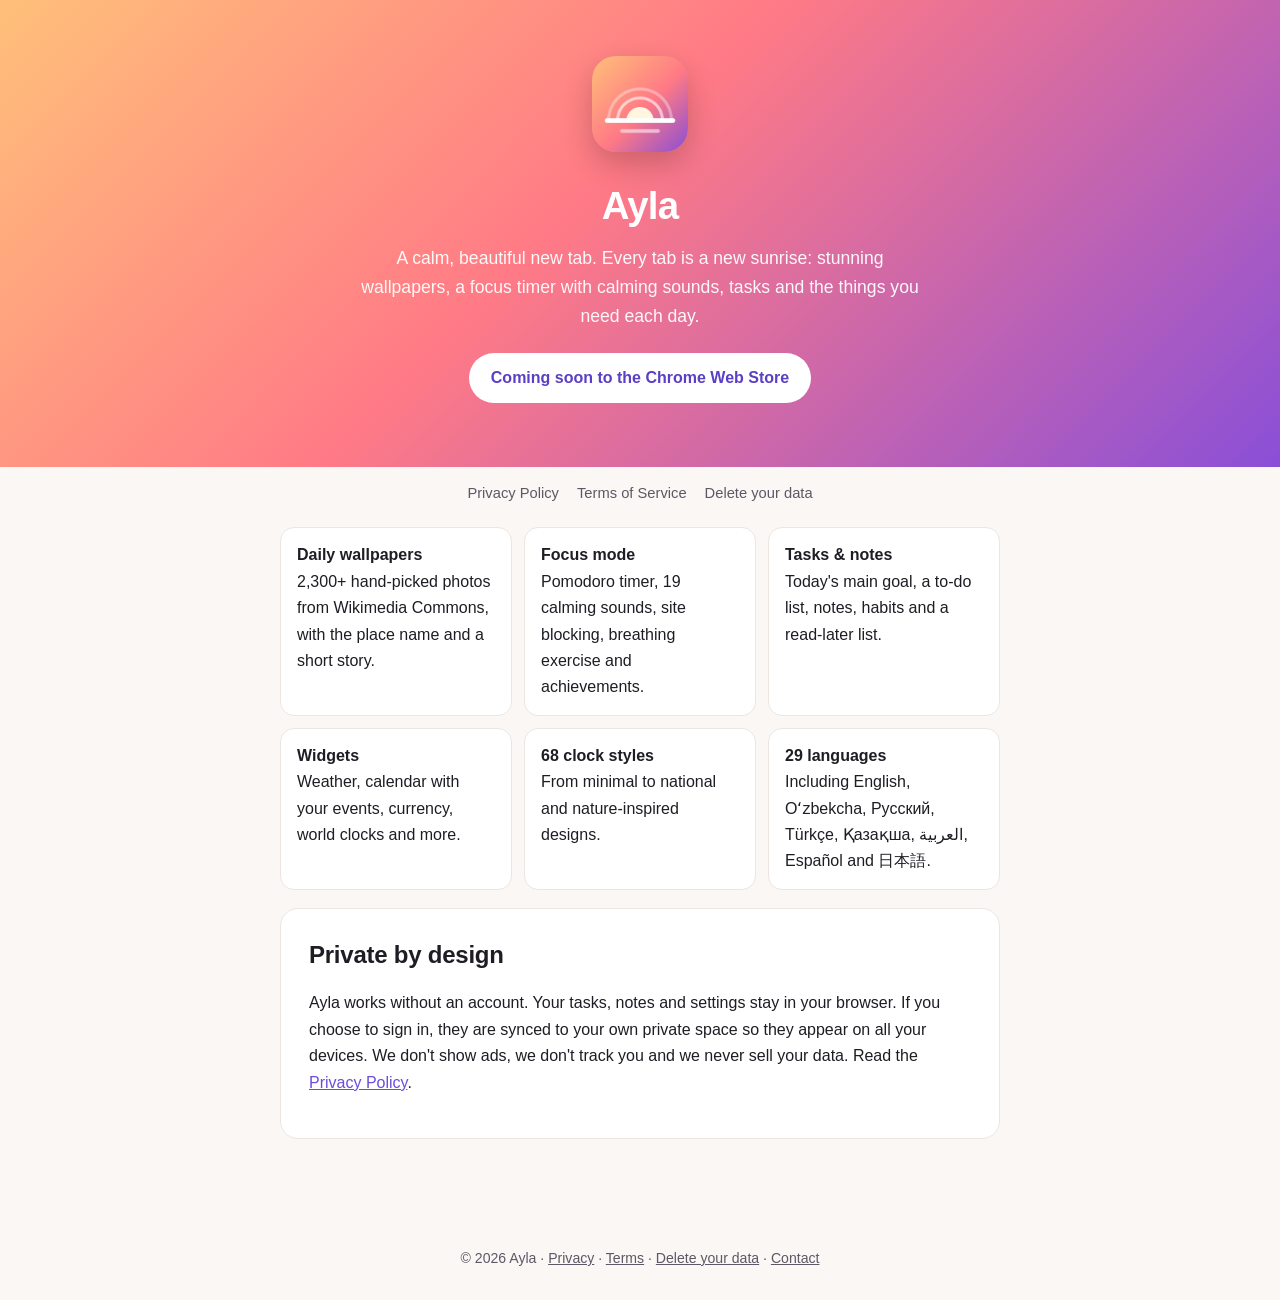
<file: index.html>
<!doctype html>
<html lang="en">
<head>
  <meta charset="utf-8">
  <meta name="viewport" content="width=device-width, initial-scale=1">
  <title>Ayla — New Tab: Focus, Wallpapers & Tasks</title>
  <meta name="description" content="Ayla is a beautiful new tab for Chrome: daily wallpapers, a focus timer with calming sounds, tasks, weather, calendar and quotes.">
  <link rel="icon" href="logo.png">
  <link rel="stylesheet" href="style.css">
</head>
<body>
  <header class="hero">
    <img src="logo.png" alt="Ayla logo">
    <h1>Ayla</h1>
    <p>A calm, beautiful new tab. Every tab is a new sunrise: stunning wallpapers, a focus timer with calming sounds, tasks and the things you need each day.</p>
    <a class="cta" href="#features">Coming soon to the Chrome Web Store</a>
  </header>
  <nav class="top">
    <a href="privacy.html">Privacy Policy</a>
    <a href="terms.html">Terms of Service</a>
    <a href="delete-data.html">Delete your data</a>
  </nav>
  <main>
    <section id="features">
      <ul class="features">
        <li><b>Daily wallpapers</b>2,300+ hand-picked photos from Wikimedia Commons, with the place name and a short story.</li>
        <li><b>Focus mode</b>Pomodoro timer, 19 calming sounds, site blocking, breathing exercise and achievements.</li>
        <li><b>Tasks & notes</b>Today's main goal, a to-do list, notes, habits and a read-later list.</li>
        <li><b>Widgets</b>Weather, calendar with your events, currency, world clocks and more.</li>
        <li><b>68 clock styles</b>From minimal to national and nature-inspired designs.</li>
        <li><b>29 languages</b>Including English, Oʻzbekcha, Русский, Türkçe, Қазақша, العربية, Español and 日本語.</li>
      </ul>
    </section>
    <section class="card">
      <h2>Private by design</h2>
      <p>Ayla works without an account. Your tasks, notes and settings stay in your browser. If you choose to sign in, they are synced to your own private space so they appear on all your devices. We don't show ads, we don't track you and we never sell your data. Read the <a href="privacy.html">Privacy Policy</a>.</p>
    </section>
  </main>
  <footer>© 2026 Ayla · <a href="privacy.html">Privacy</a> · <a href="terms.html">Terms</a> · <a href="delete-data.html">Delete your data</a> · <a href="https://github.com/Ibrohim-Qobilov/ayla-site/issues">Contact</a></footer>
</body>
</html>
</file>
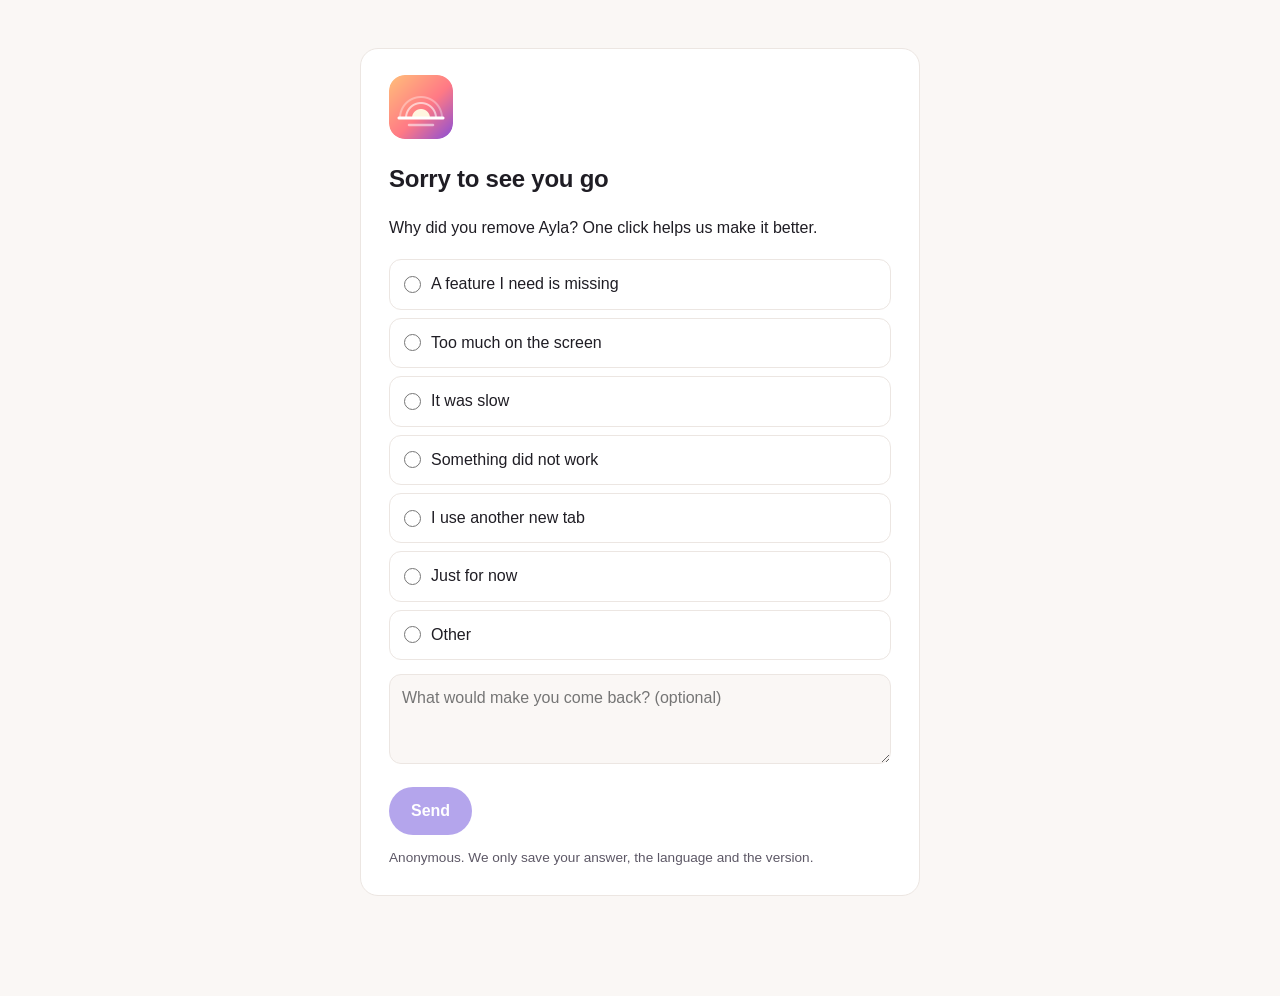
<file: bye.html>
<!doctype html>
<html lang="en">
<head>
  <meta charset="utf-8">
  <meta name="viewport" content="width=device-width, initial-scale=1">
  <meta name="robots" content="noindex">
  <title>Ayla</title>
  <link rel="icon" href="logo.png">
  <link rel="stylesheet" href="style.css">
  <style>
    .bye { max-width: 560px; margin: 40px auto; }
    .bye img { width: 64px; height: 64px; border-radius: 16px; }
    .bye h2 { margin-top: 12px; }
    .reasons { display: grid; gap: 8px; margin: 18px 0 14px; }
    .reasons label { display: flex; align-items: center; gap: 10px; padding: 11px 14px; border-radius: 12px; border: 1px solid var(--line); cursor: pointer; }
    .reasons label:hover { border-color: var(--accent-2); }
    .reasons input { accent-color: var(--accent-2); width: 17px; height: 17px; margin: 0; }
    textarea { width: 100%; min-height: 90px; padding: 10px 12px; border-radius: 12px; border: 1px solid var(--line); background: var(--bg); color: var(--fg); font: inherit; resize: vertical; }
    button { margin-top: 14px; padding: 11px 22px; border: 0; border-radius: 999px; background: var(--accent-2); color: #fff; font: inherit; font-weight: 700; cursor: pointer; }
    button:disabled { opacity: 0.5; cursor: default; }
    .note { margin: 12px 0 0; font-size: 0.85rem; color: var(--dim); }
    .thanks { text-align: center; }
  </style>
</head>
<body>
  <main>
    <article class="card bye">
      <form id="form">
        <img src="logo.png" alt="Ayla">
        <h2 id="title"></h2>
        <p id="sub"></p>
        <div class="reasons" id="reasons"></div>
        <textarea id="text" maxlength="500"></textarea>
        <button id="send" type="submit" disabled></button>
        <p class="note" id="note"></p>
      </form>
      <div class="thanks" id="thanks" hidden>
        <img src="logo.png" alt="Ayla">
        <h2 id="thanks-title"></h2>
        <p id="thanks-text"></p>
      </div>
    </article>
  </main>
  <script>
    // Ayla o'chirilganda ochiladigan qisqa so'rovnoma. Javob ixtiyoriy va anonim: faqat tanlangan sabab,
    // izoh (bo'lsa), til va versiya saqlanadi. Ism, email yoki boshqa shaxsiy ma'lumot so'ralmaydi.
    const T = {
      en: { title: 'Sorry to see you go', sub: 'Why did you remove Ayla? One click helps us make it better.', reasons: ['A feature I need is missing', 'Too much on the screen', 'It was slow', 'Something did not work', 'I use another new tab', 'Just for now', 'Other'], ph: 'What would make you come back? (optional)', send: 'Send', note: 'Anonymous. We only save your answer, the language and the version.', ty: 'Thank you!', tyText: 'Your answer helps us make Ayla better. You are always welcome back.', err: 'Could not send. Please try again.' },
      uz: { title: "Ketayotganingizdan afsusdamiz", sub: "Ayla'ni nega o'chirdingiz? Bir bosishingiz uni yaxshilashga yordam beradi.", reasons: ["Kerakli narsa topilmadi", "Ekranda narsa juda ko'p", "Sekin ishladi", "Nimadir ishlamadi", "Boshqa yangi tab ishlataman", "Vaqtincha o'chirdim", "Boshqa sabab"], ph: "Nima qo'shsak, qaytgan bo'lardingiz? (ixtiyoriy)", send: "Yuborish", note: "Anonim. Faqat javobingiz, til va versiya saqlanadi.", ty: "Rahmat!", tyText: "Javobingiz Ayla'ni yaxshilashga yordam beradi. Har doim qaytishingiz mumkin.", err: "Yuborib bo'lmadi. Yana urinib ko'ring." },
      ru: { title: 'Жаль, что вы уходите', sub: 'Почему вы удалили Ayla? Один клик поможет нам стать лучше.', reasons: ['Не хватает нужной функции', 'Слишком много на экране', 'Работало медленно', 'Что-то не работало', 'Пользуюсь другой новой вкладкой', 'Удалил временно', 'Другое'], ph: 'Что нам добавить, чтобы вы вернулись? (необязательно)', send: 'Отправить', note: 'Анонимно. Сохраняются только ответ, язык и версия.', ty: 'Спасибо!', tyText: 'Ваш ответ поможет сделать Ayla лучше. Возвращайтесь в любое время.', err: 'Не удалось отправить. Попробуйте ещё раз.' },
      tr: { title: 'Gitmenize üzüldük', sub: 'Ayla’yı neden kaldırdınız? Tek bir tıklama onu geliştirmemize yardımcı olur.', reasons: ['İhtiyacım olan bir özellik yok', 'Ekranda çok fazla şey var', 'Yavaş çalıştı', 'Bir şey çalışmadı', 'Başka bir yeni sekme kullanıyorum', 'Geçici olarak kaldırdım', 'Diğer'], ph: 'Geri dönmeniz için ne eklemeliyiz? (isteğe bağlı)', send: 'Gönder', note: 'Anonim. Yalnızca cevabınız, dil ve sürüm kaydedilir.', ty: 'Teşekkürler!', tyText: 'Cevabınız Ayla’yı geliştirmemize yardımcı olur. Her zaman geri dönebilirsiniz.', err: 'Gönderilemedi. Lütfen tekrar deneyin.' },
      kk: { title: 'Кетіп жатқаныңызға өкінеміз', sub: 'Ayla-ны неге өшірдіңіз? Бір басуыңыз оны жақсартуға көмектеседі.', reasons: ['Қажетті мүмкіндік жоқ', 'Экранда тым көп нәрсе', 'Баяу жұмыс істеді', 'Бір нәрсе істемеді', 'Басқа жаңа қойынды қолданамын', 'Уақытша өшірдім', 'Басқа себеп'], ph: 'Қайта оралуыңыз үшін не қосайық? (міндетті емес)', send: 'Жіберу', note: 'Анонимді. Тек жауабыңыз, тіл және нұсқа сақталады.', ty: 'Рақмет!', tyText: 'Жауабыңыз Ayla-ны жақсартуға көмектеседі. Кез келген уақытта оралыңыз.', err: 'Жіберу мүмкін болмады. Қайталап көріңіз.' },
      ky: { title: 'Кетип жатканыңызга өкүнөбүз', sub: 'Ayla’ны эмне үчүн өчүрдүңүз? Бир басууңуз аны жакшыртууга жардам берет.', reasons: ['Керектүү мүмкүнчүлүк жок', 'Экранда өтө көп нерсе', 'Жай иштеди', 'Бир нерсе иштеген жок', 'Башка жаңы өтмөк колдоном', 'Убактылуу өчүрдүм', 'Башка себеп'], ph: 'Кайра келишиңиз үчүн эмнени кошолу? (милдеттүү эмес)', send: 'Жөнөтүү', note: 'Анонимдүү. Жообуңуз, тил жана версия гана сакталат.', ty: 'Рахмат!', tyText: 'Жообуңуз Ayla’ны жакшыртууга жардам берет. Каалаган убакта кайтыңыз.', err: 'Жөнөтүү мүмкүн болбоду. Кайра аракет кылыңыз.' },
      az: { title: 'Getdiyinizə təəssüf edirik', sub: 'Ayla-nı niyə sildiniz? Bir klik onu yaxşılaşdırmağa kömək edir.', reasons: ['Lazım olan funksiya yoxdur', 'Ekranda həddindən çox şey var', 'Yavaş işlədi', 'Nəsə işləmədi', 'Başqa yeni tab istifadə edirəm', 'Müvəqqəti sildim', 'Başqa səbəb'], ph: 'Qayıtmağınız üçün nə əlavə edək? (istəyə bağlı)', send: 'Göndər', note: 'Anonim. Yalnız cavabınız, dil və versiya saxlanılır.', ty: 'Təşəkkürlər!', tyText: 'Cavabınız Ayla-nı yaxşılaşdırmağa kömək edir. İstənilən vaxt qayıda bilərsiniz.', err: 'Göndərmək alınmadı. Yenidən cəhd edin.' },
      tg: { title: 'Мутаассифем, ки меравед', sub: 'Чаро Ayla-ро нест кардед? Як зеркунӣ ба беҳтар шудани он кӯмак мекунад.', reasons: ['Имконияти лозима нест', 'Дар экран чизҳо хеле зиёданд', 'Суст кор кард', 'Чизе кор накард', 'Варақаи нави дигарро истифода мебарам', 'Муваққатан нест кардам', 'Сабаби дигар'], ph: 'Чӣ илова кунем, ки баргардед? (ихтиёрӣ)', send: 'Фиристодан', note: 'Беном. Танҳо ҷавоб, забон ва версия нигоҳ дошта мешавад.', ty: 'Ташаккур!', tyText: 'Ҷавоби шумо ба беҳтар шудани Ayla кӯмак мекунад. Ҳар вақт баргардед.', err: 'Фиристода нашуд. Боз кӯшиш кунед.' },
    };
    const CODES = ['missing', 'cluttered', 'slow', 'broken', 'other_tab', 'temporary', 'other'];
    const params = new URLSearchParams(location.search);
    const raw = (params.get('lang') || navigator.language || 'en').toLowerCase().split('-')[0];
    const lang = raw === 'kaa' ? 'uz' : T[raw] ? raw : 'en';
    const L = T[lang];
    const $ = (id) => document.getElementById(id);
    document.documentElement.lang = lang;
    document.title = `${L.title} — Ayla`;
    $('title').textContent = L.title;
    $('sub').textContent = L.sub;
    $('text').placeholder = L.ph;
    $('send').textContent = L.send;
    $('note').textContent = L.note;
    $('thanks-title').textContent = L.ty;
    $('thanks-text').textContent = L.tyText;
    L.reasons.forEach((label, i) => {
      const row = document.createElement('label');
      const input = document.createElement('input');
      input.type = 'radio';
      input.name = 'reason';
      input.value = CODES[i];
      input.addEventListener('change', () => { $('send').disabled = false; });
      const span = document.createElement('span');
      span.textContent = label;
      row.append(input, span);
      $('reasons').append(row);
    });
    $('form').addEventListener('submit', async (e) => {
      e.preventDefault();
      const reason = document.querySelector('input[name="reason"]:checked')?.value;
      if (!reason) return;
      $('send').disabled = true;
      const fields = {
        reason: { stringValue: reason },
        text: { stringValue: $('text').value.trim().slice(0, 500) },
        lang: { stringValue: raw.slice(0, 8) },
        v: { stringValue: String(params.get('v') || '').slice(0, 16) },
        at: { timestampValue: new Date().toISOString() },
      };
      try {
        await fetch('https://firestore.googleapis.com/v1/projects/ayla-956eb/databases/(default)/documents/feedback?key=AIzaSyDjJM0NpN-6XAAihAjY3InWtQzW6WUKS0c', {
          method: 'POST', headers: { 'Content-Type': 'application/json' }, body: JSON.stringify({ fields }),
        });
      } catch (err) {}
      // Egasining Telegram'iga ham: Cloudflare Worker orqali. Bot kaliti Worker'da maxfiy saqlanadi, bu sahifada yo'q
      try {
        await fetch('https://portfolio-telegram-proxy.ibrokhim112.workers.dev/ayla-bye', {
          method: 'POST', headers: { 'Content-Type': 'application/json' },
          body: JSON.stringify({ reason, text: fields.text.stringValue, lang: fields.lang.stringValue, v: fields.v.stringValue }),
        });
      } catch (err) {}

      $('form').hidden = true;
      $('thanks').hidden = false;
    });
  </script>
</body>
</html>
</file>
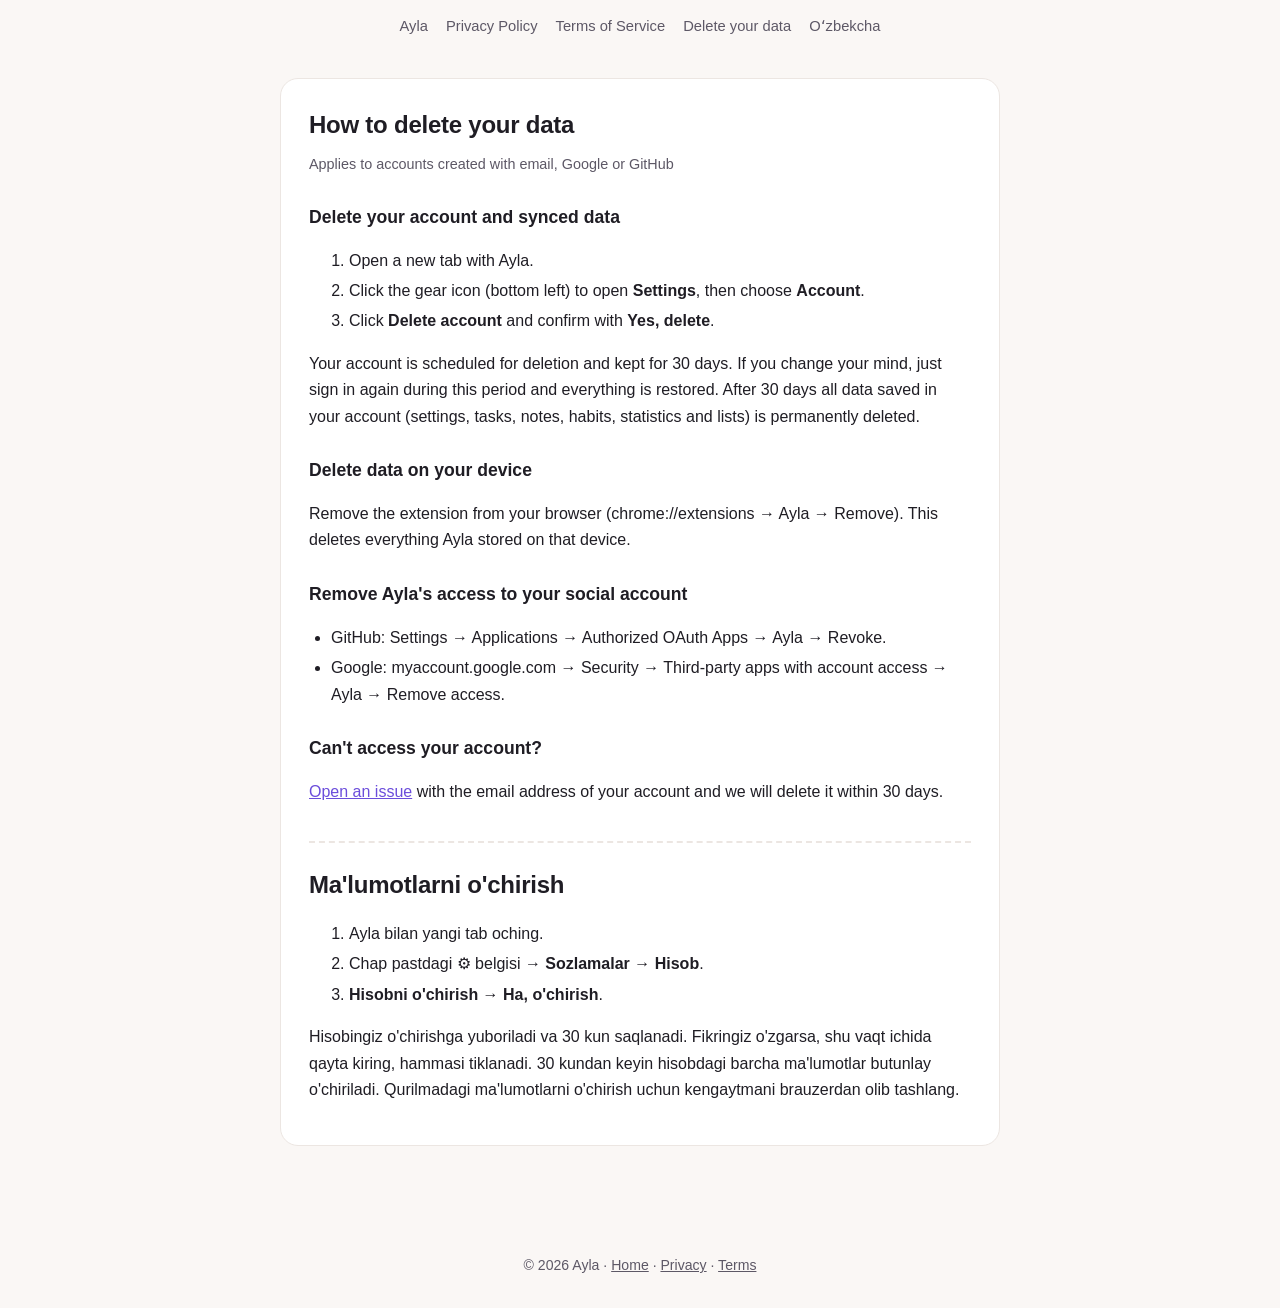
<file: delete-data.html>
<!doctype html>
<html lang="en">
<head>
  <meta charset="utf-8">
  <meta name="viewport" content="width=device-width, initial-scale=1">
  <title>Delete your data — Ayla</title>
  <link rel="icon" href="logo.png">
  <link rel="stylesheet" href="style.css">
</head>
<body>
  <nav class="top"><a href="index.html">Ayla</a><a href="privacy.html">Privacy Policy</a><a href="terms.html">Terms of Service</a><a href="delete-data.html">Delete your data</a><a href="#uz">Oʻzbekcha</a></nav>
  <main>
    <article class="card">
      <h2>How to delete your data</h2>
      <p class="meta">Applies to accounts created with email, Google or GitHub</p>

      <h3>Delete your account and synced data</h3>
      <ol>
        <li>Open a new tab with Ayla.</li>
        <li>Click the gear icon (bottom left) to open <b>Settings</b>, then choose <b>Account</b>.</li>
        <li>Click <b>Delete account</b> and confirm with <b>Yes, delete</b>.</li>
      </ol>
      <p>Your account is scheduled for deletion and kept for 30 days. If you change your mind, just sign in again during this period and everything is restored. After 30 days all data saved in your account (settings, tasks, notes, habits, statistics and lists) is permanently deleted.</p>

      <h3>Delete data on your device</h3>
      <p>Remove the extension from your browser (chrome://extensions → Ayla → Remove). This deletes everything Ayla stored on that device.</p>

      <h3>Remove Ayla's access to your social account</h3>
      <ul>
        <li>GitHub: Settings → Applications → Authorized OAuth Apps → Ayla → Revoke.</li>
        <li>Google: myaccount.google.com → Security → Third-party apps with account access → Ayla → Remove access.</li>
      </ul>

      <h3>Can't access your account?</h3>
      <p><a href="https://github.com/Ibrohim-Qobilov/ayla-site/issues">Open an issue</a> with the email address of your account and we will delete it within 30 days.</p>

      <section class="lang" id="uz" lang="uz">
        <h2>Ma'lumotlarni o'chirish</h2>
        <ol>
          <li>Ayla bilan yangi tab oching.</li>
          <li>Chap pastdagi ⚙ belgisi → <b>Sozlamalar</b> → <b>Hisob</b>.</li>
          <li><b>Hisobni o'chirish</b> → <b>Ha, o'chirish</b>.</li>
        </ol>
        <p>Hisobingiz o'chirishga yuboriladi va 30 kun saqlanadi. Fikringiz o'zgarsa, shu vaqt ichida qayta kiring, hammasi tiklanadi. 30 kundan keyin hisobdagi barcha ma'lumotlar butunlay o'chiriladi. Qurilmadagi ma'lumotlarni o'chirish uchun kengaytmani brauzerdan olib tashlang.</p>
      </section>
    </article>
  </main>
  <footer>© 2026 Ayla · <a href="index.html">Home</a> · <a href="privacy.html">Privacy</a> · <a href="terms.html">Terms</a></footer>
</body>
</html>
</file>
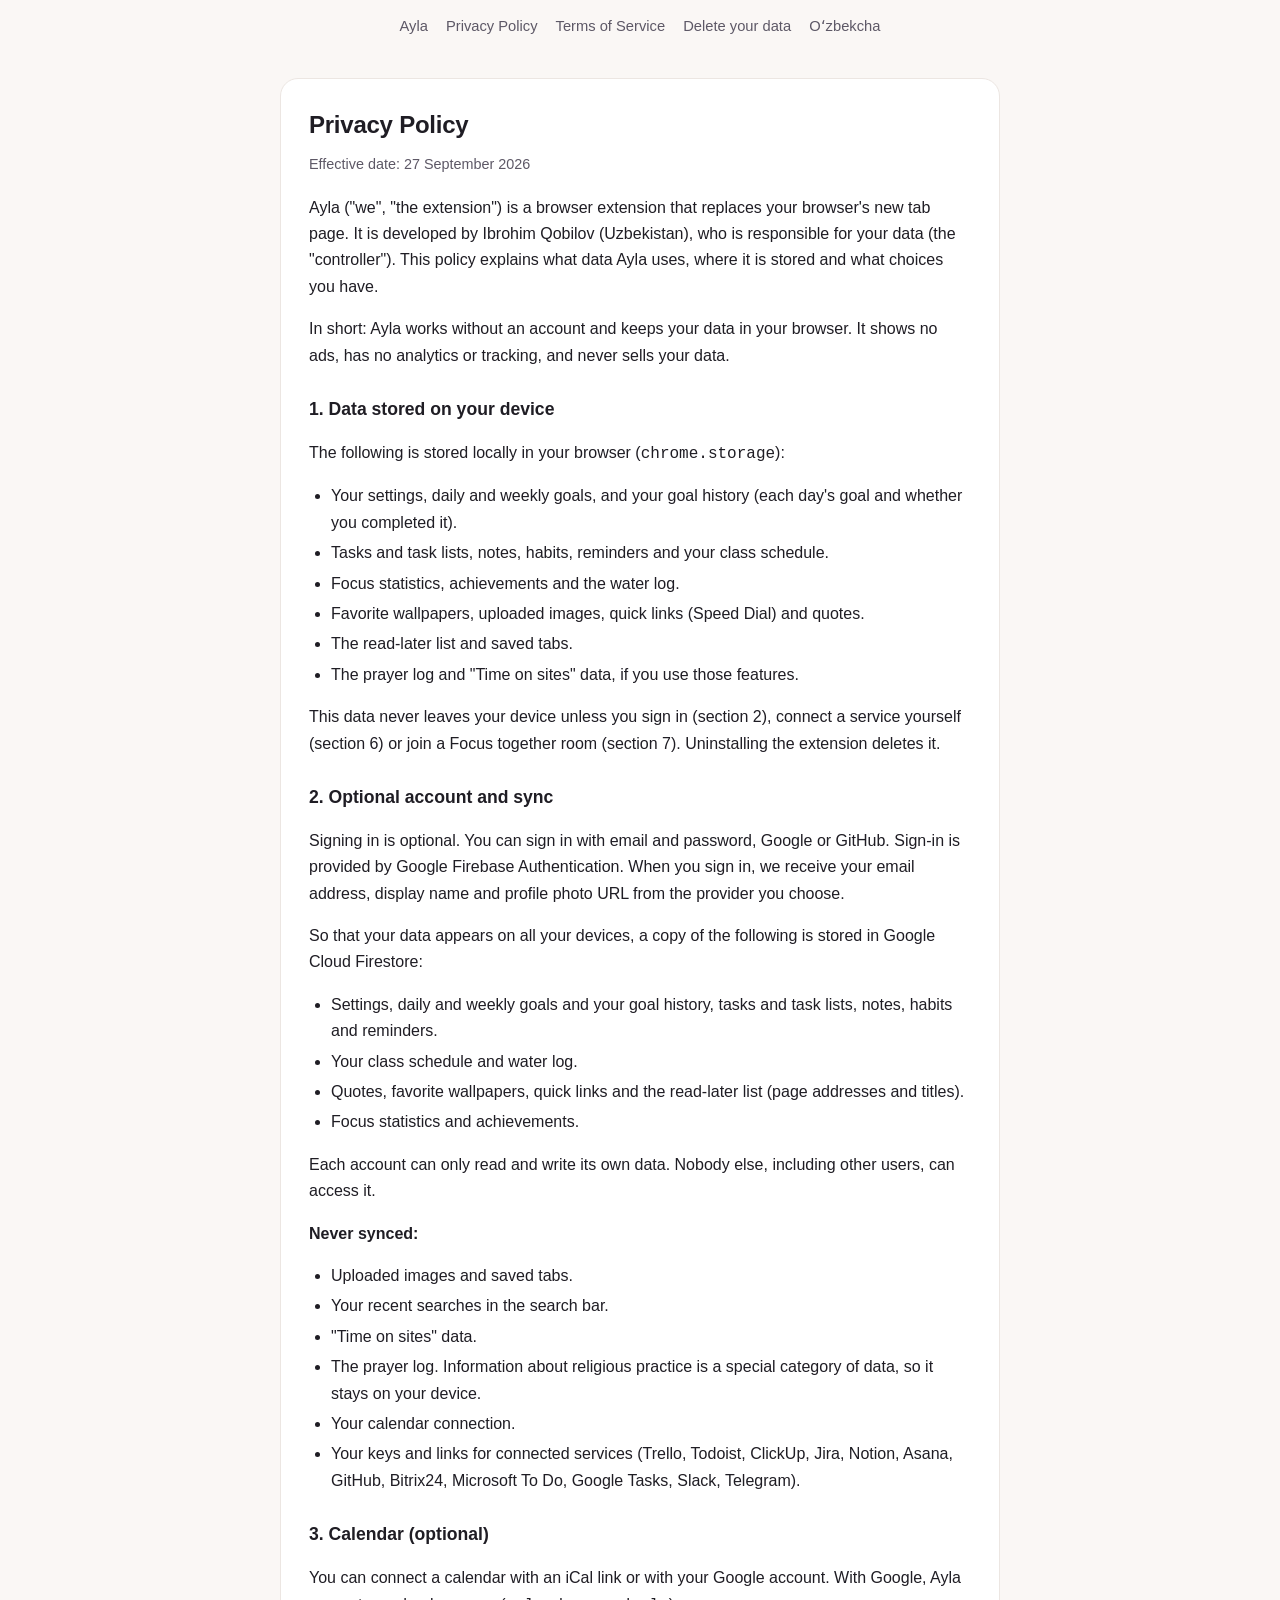
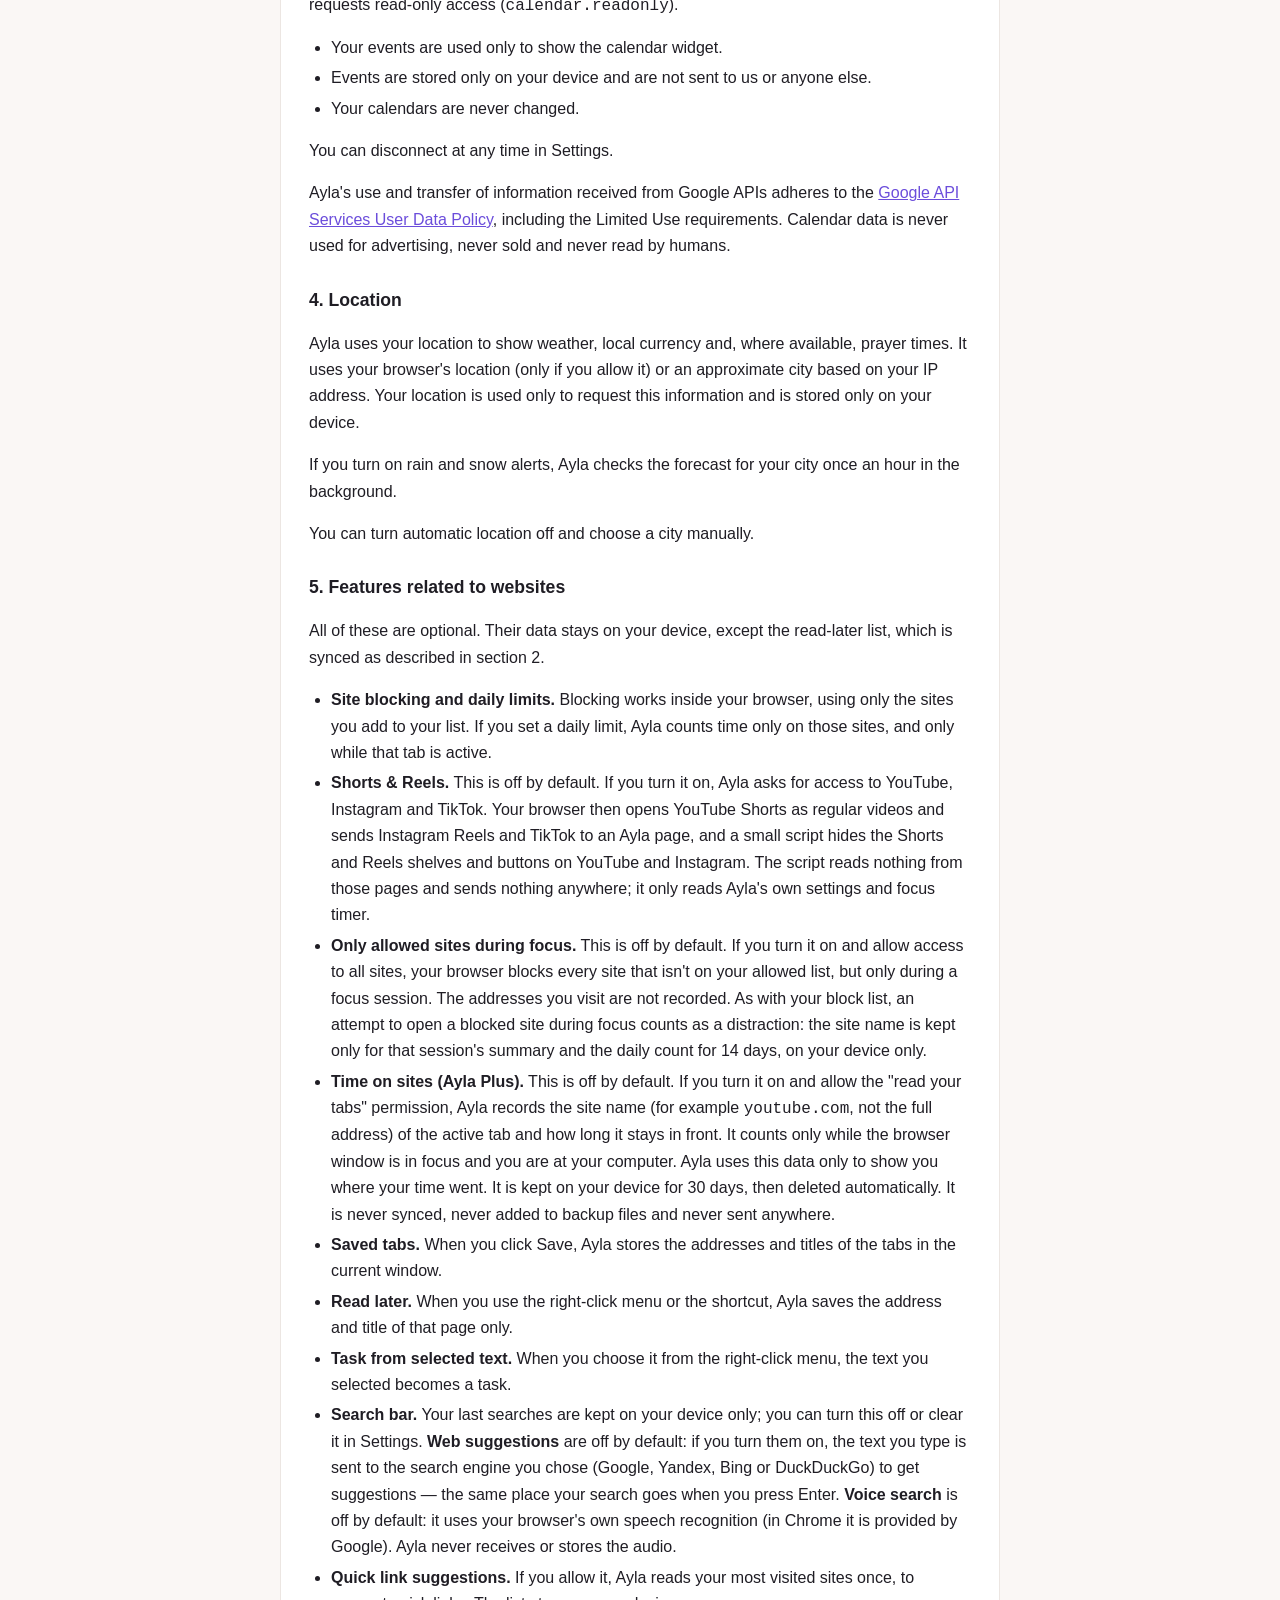
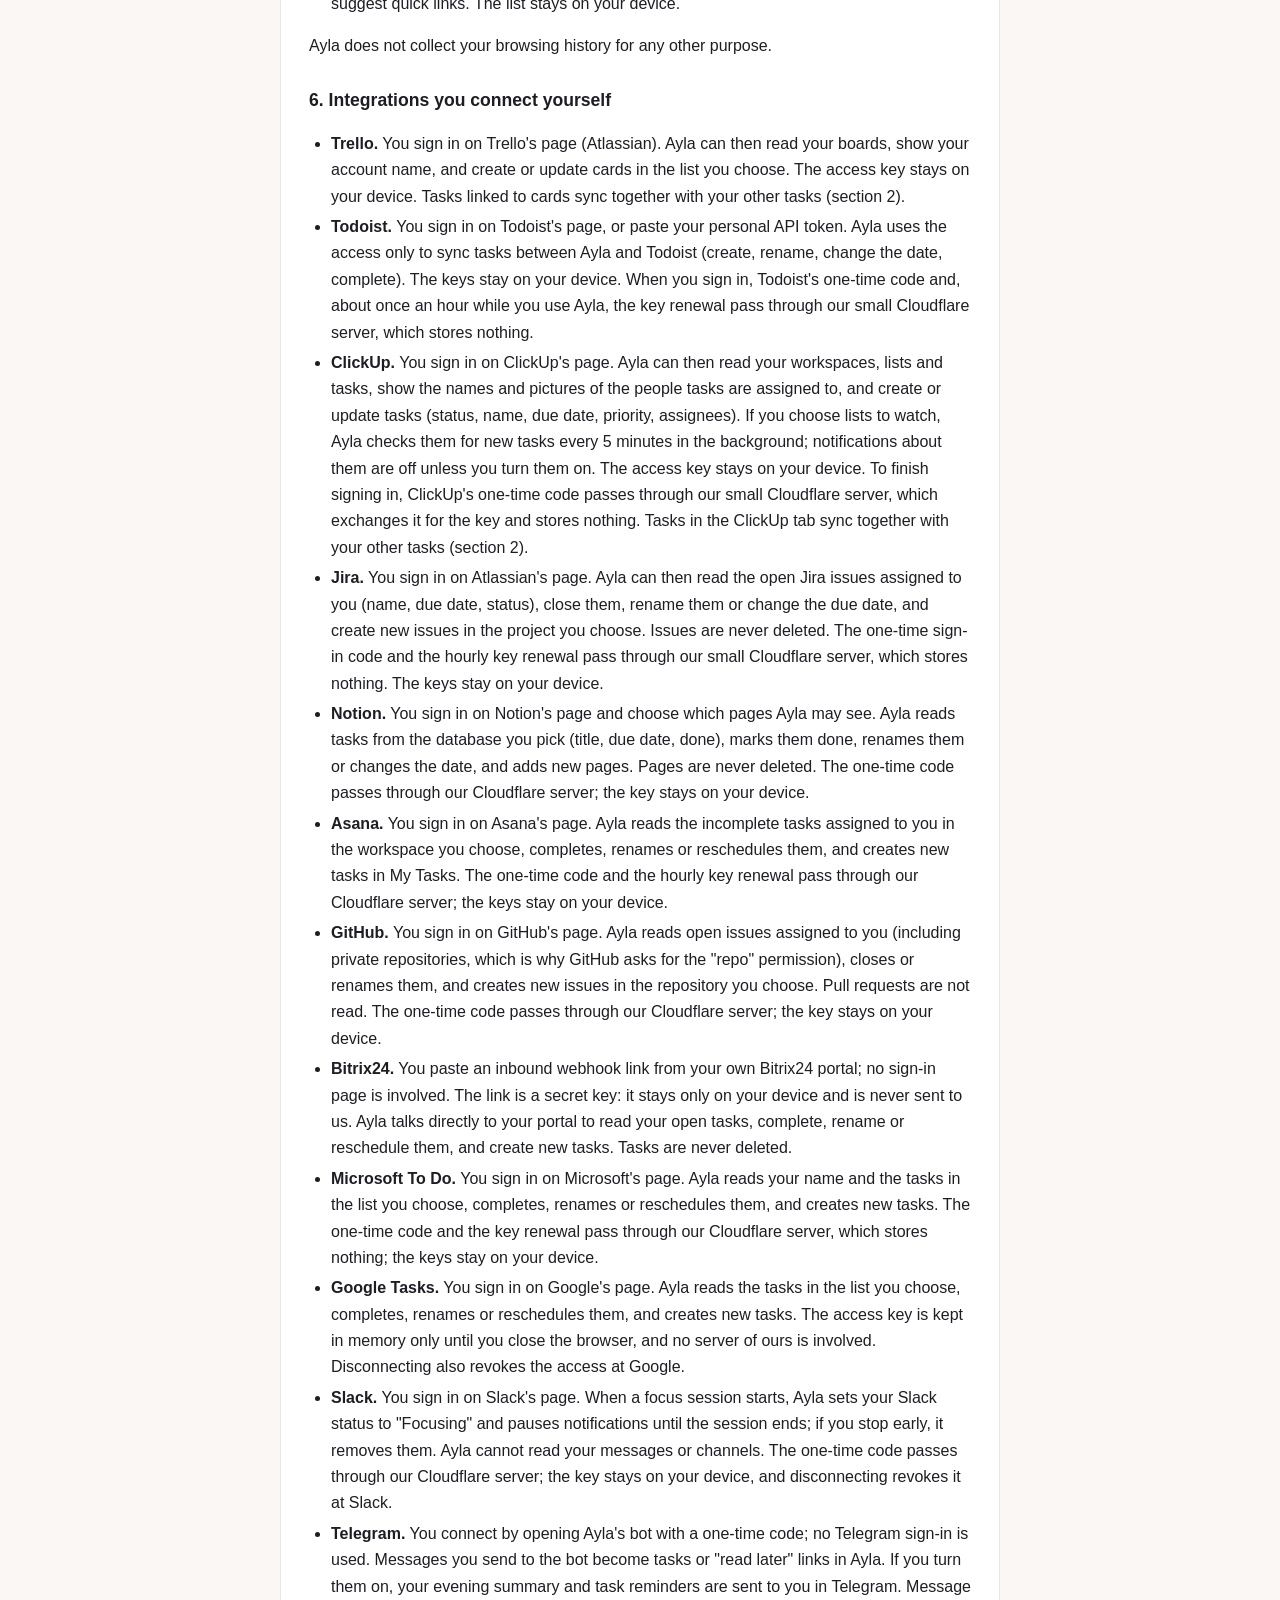
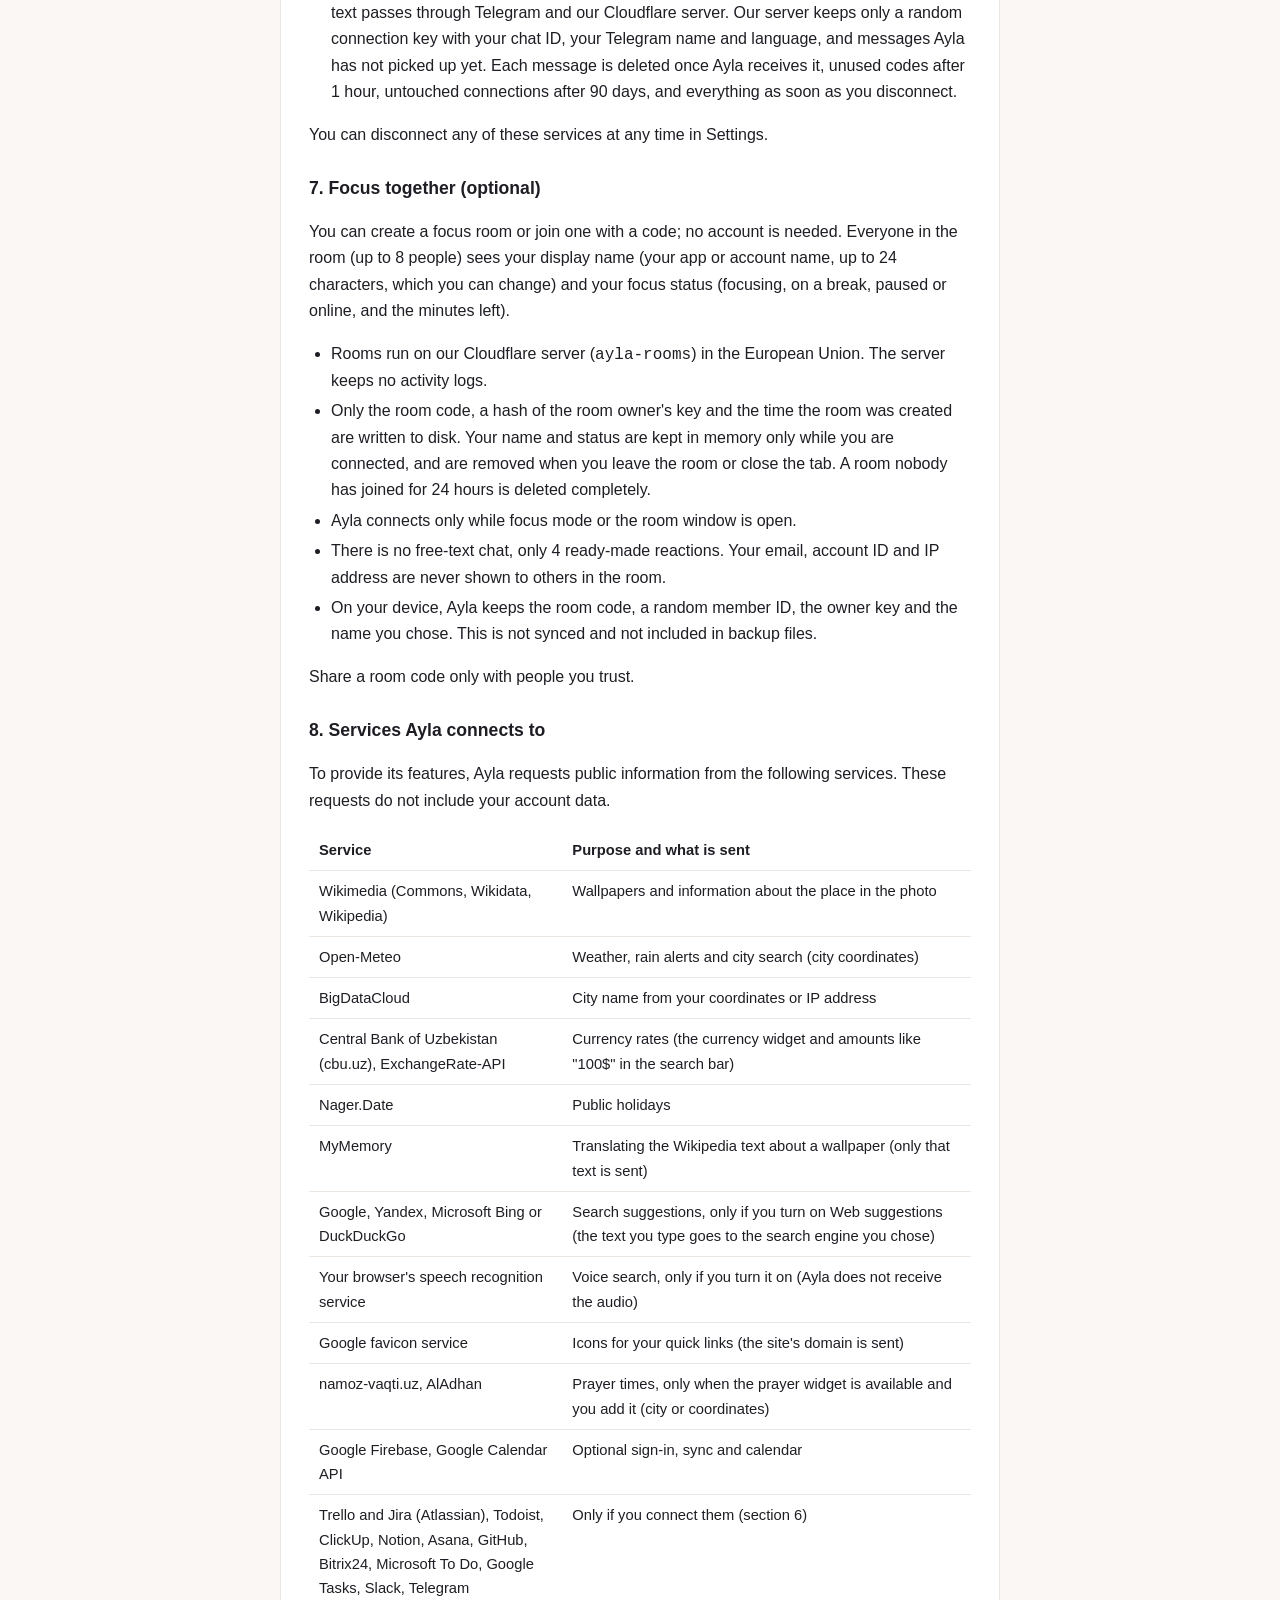
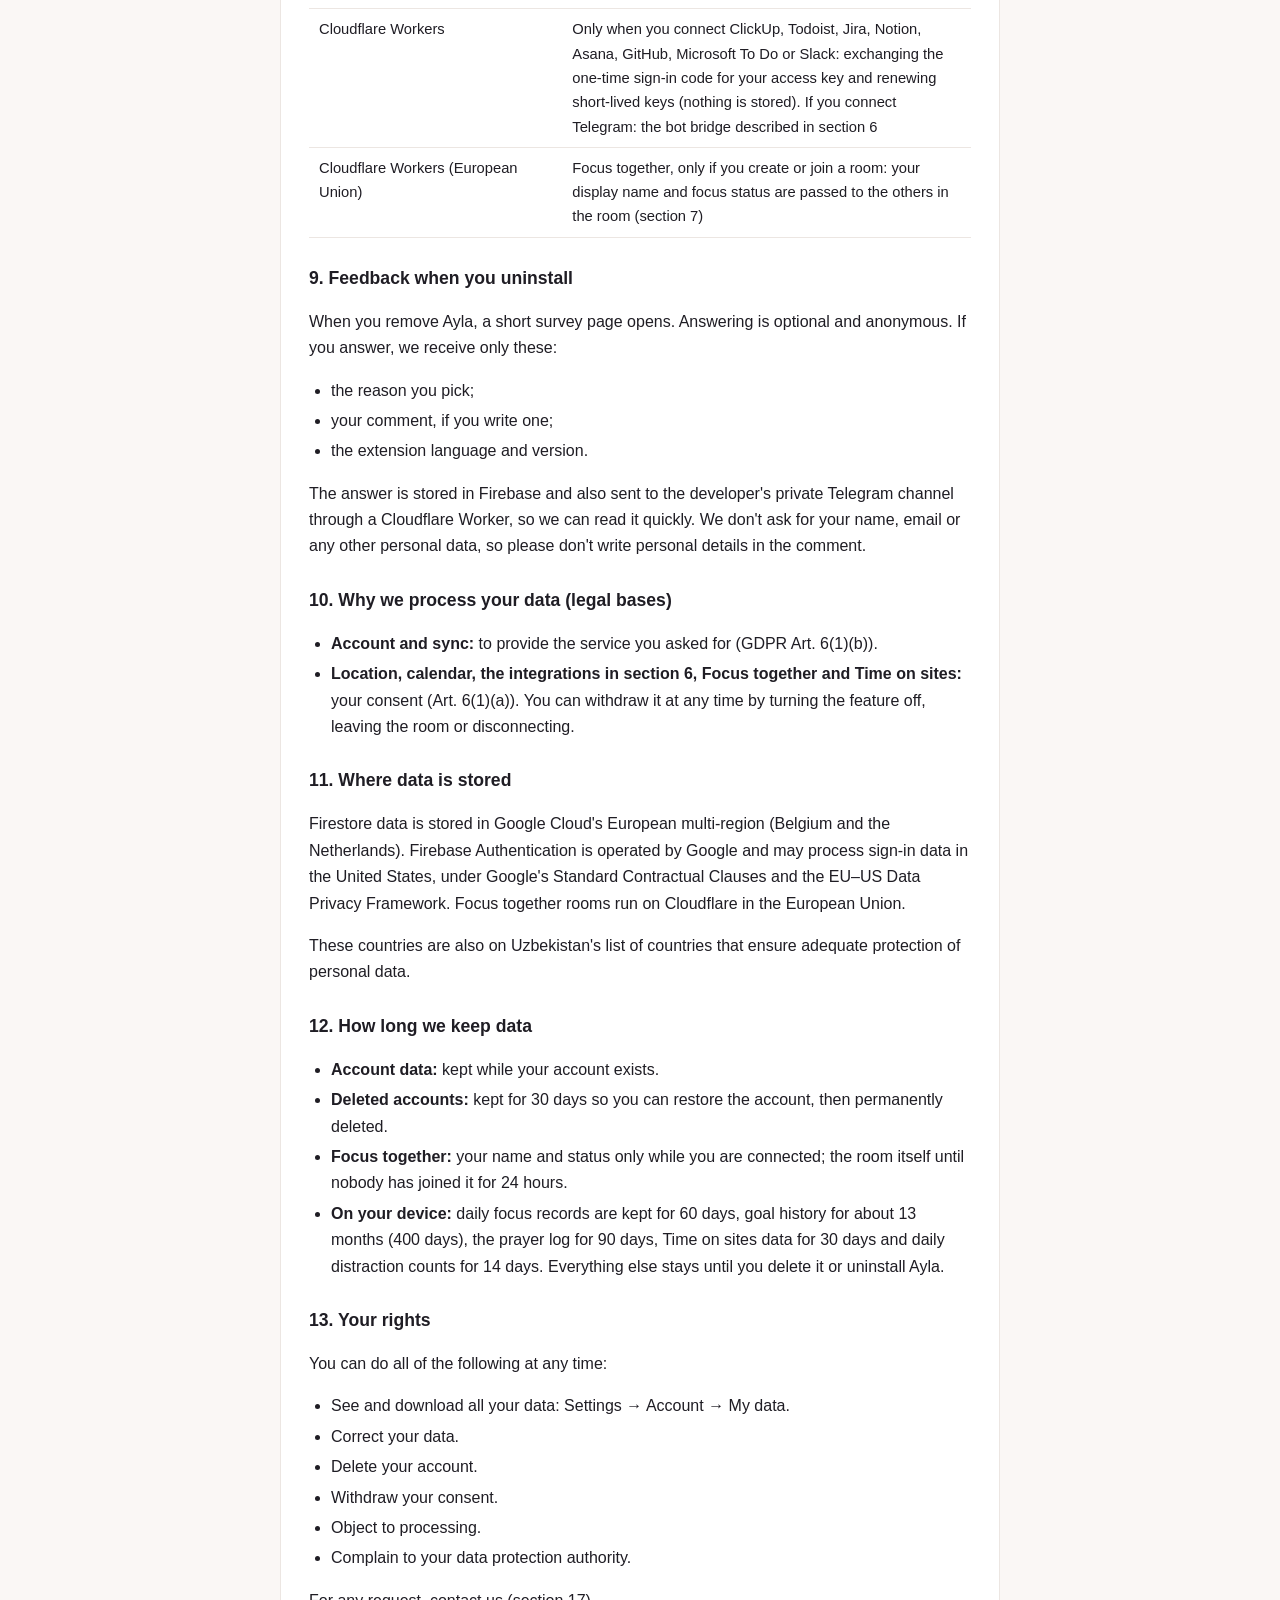
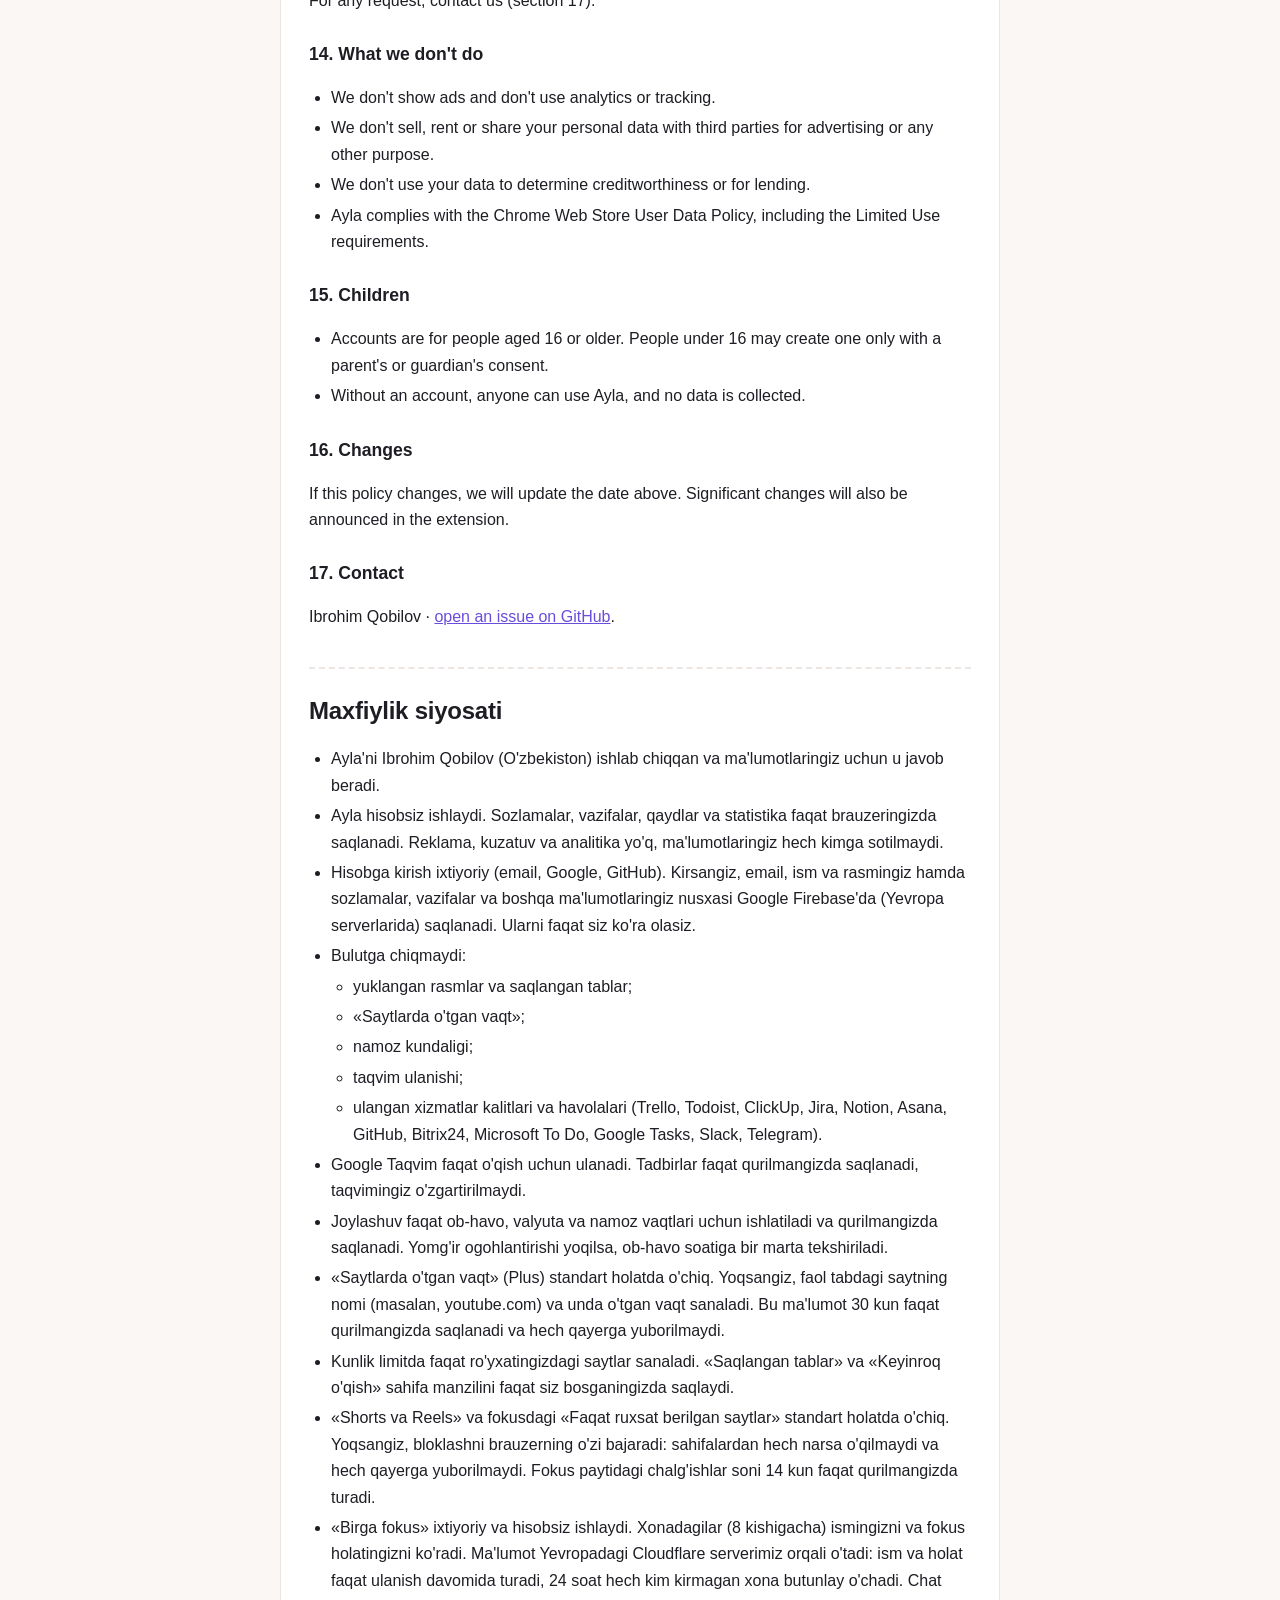
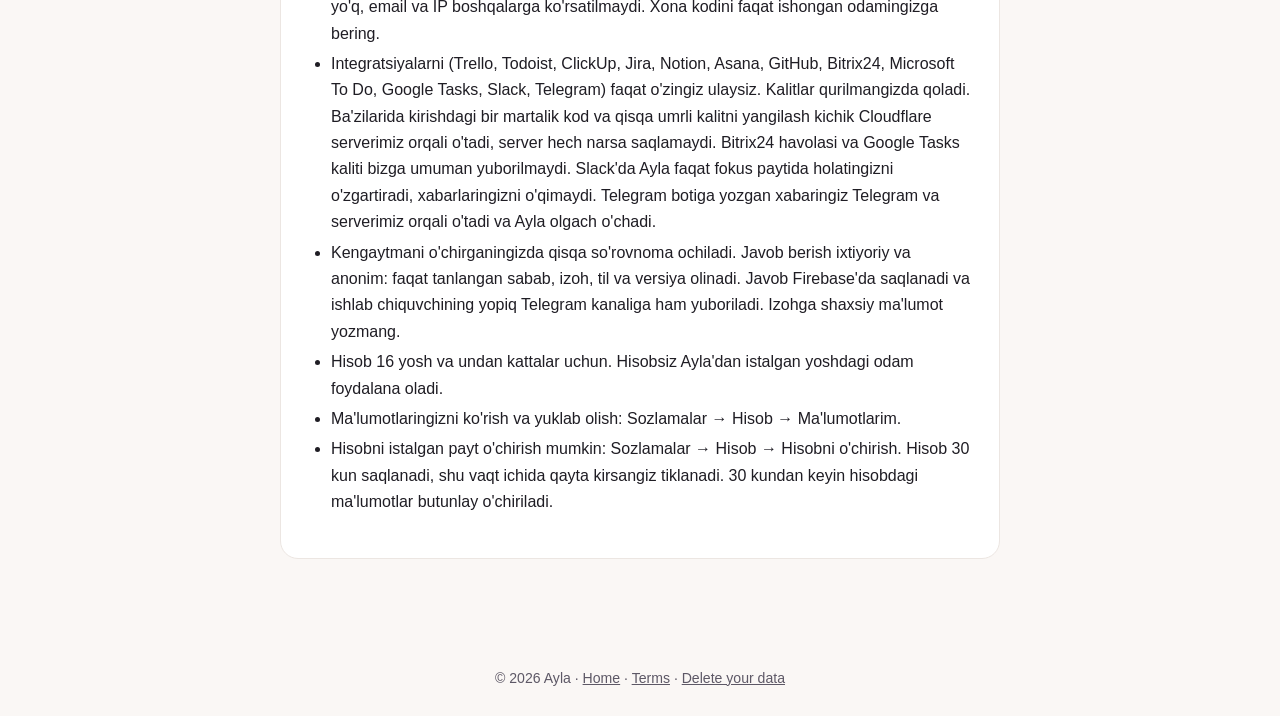
<file: privacy.html>
<!doctype html>
<html lang="en">
<head>
  <meta charset="utf-8">
  <meta name="viewport" content="width=device-width, initial-scale=1">
  <title>Privacy Policy — Ayla</title>
  <link rel="icon" href="logo.png">
  <link rel="stylesheet" href="style.css">
</head>
<body>
  <nav class="top"><a href="index.html">Ayla</a><a href="privacy.html">Privacy Policy</a><a href="terms.html">Terms of Service</a><a href="delete-data.html">Delete your data</a><a href="#uz">Oʻzbekcha</a></nav>
  <main>
    <article class="card">
      <h2>Privacy Policy</h2>
      <p class="meta">Effective date: 27 September 2026</p>
      <p>Ayla ("we", "the extension") is a browser extension that replaces your browser's new tab page. It is developed by Ibrohim Qobilov (Uzbekistan), who is responsible for your data (the "controller"). This policy explains what data Ayla uses, where it is stored and what choices you have.</p>
      <p>In short: Ayla works without an account and keeps your data in your browser. It shows no ads, has no analytics or tracking, and never sells your data.</p>

      <h3>1. Data stored on your device</h3>
      <p>The following is stored locally in your browser (<code>chrome.storage</code>):</p>
      <ul>
        <li>Your settings, daily and weekly goals, and your goal history (each day's goal and whether you completed it).</li>
        <li>Tasks and task lists, notes, habits, reminders and your class schedule.</li>
        <li>Focus statistics, achievements and the water log.</li>
        <li>Favorite wallpapers, uploaded images, quick links (Speed Dial) and quotes.</li>
        <li>The read-later list and saved tabs.</li>
        <li>The prayer log and "Time on sites" data, if you use those features.</li>
      </ul>
      <p>This data never leaves your device unless you sign in (section 2), connect a service yourself (section 6) or join a Focus together room (section 7). Uninstalling the extension deletes it.</p>

      <h3>2. Optional account and sync</h3>
      <p>Signing in is optional. You can sign in with email and password, Google or GitHub. Sign-in is provided by Google Firebase Authentication. When you sign in, we receive your email address, display name and profile photo URL from the provider you choose.</p>
      <p>So that your data appears on all your devices, a copy of the following is stored in Google Cloud Firestore:</p>
      <ul>
        <li>Settings, daily and weekly goals and your goal history, tasks and task lists, notes, habits and reminders.</li>
        <li>Your class schedule and water log.</li>
        <li>Quotes, favorite wallpapers, quick links and the read-later list (page addresses and titles).</li>
        <li>Focus statistics and achievements.</li>
      </ul>
      <p>Each account can only read and write its own data. Nobody else, including other users, can access it.</p>
      <p><b>Never synced:</b></p>
      <ul>
        <li>Uploaded images and saved tabs.</li>
        <li>Your recent searches in the search bar.</li>
        <li>"Time on sites" data.</li>
        <li>The prayer log. Information about religious practice is a special category of data, so it stays on your device.</li>
        <li>Your calendar connection.</li>
        <li>Your keys and links for connected services (Trello, Todoist, ClickUp, Jira, Notion, Asana, GitHub, Bitrix24, Microsoft To Do, Google Tasks, Slack, Telegram).</li>
      </ul>

      <h3>3. Calendar (optional)</h3>
      <p>You can connect a calendar with an iCal link or with your Google account. With Google, Ayla requests read-only access (<code>calendar.readonly</code>).</p>
      <ul>
        <li>Your events are used only to show the calendar widget.</li>
        <li>Events are stored only on your device and are not sent to us or anyone else.</li>
        <li>Your calendars are never changed.</li>
      </ul>
      <p>You can disconnect at any time in Settings.</p>
      <p>Ayla's use and transfer of information received from Google APIs adheres to the <a href="https://developers.google.com/terms/api-services-user-data-policy">Google API Services User Data Policy</a>, including the Limited Use requirements. Calendar data is never used for advertising, never sold and never read by humans.</p>

      <h3>4. Location</h3>
      <p>Ayla uses your location to show weather, local currency and, where available, prayer times. It uses your browser's location (only if you allow it) or an approximate city based on your IP address. Your location is used only to request this information and is stored only on your device.</p>
      <p>If you turn on rain and snow alerts, Ayla checks the forecast for your city once an hour in the background.</p>
      <p>You can turn automatic location off and choose a city manually.</p>

      <h3>5. Features related to websites</h3>
      <p>All of these are optional. Their data stays on your device, except the read-later list, which is synced as described in section 2.</p>
      <ul>
        <li><b>Site blocking and daily limits.</b> Blocking works inside your browser, using only the sites you add to your list. If you set a daily limit, Ayla counts time only on those sites, and only while that tab is active.</li>
        <li><b>Shorts &amp; Reels.</b> This is off by default. If you turn it on, Ayla asks for access to YouTube, Instagram and TikTok. Your browser then opens YouTube Shorts as regular videos and sends Instagram Reels and TikTok to an Ayla page, and a small script hides the Shorts and Reels shelves and buttons on YouTube and Instagram. The script reads nothing from those pages and sends nothing anywhere; it only reads Ayla's own settings and focus timer.</li>
        <li><b>Only allowed sites during focus.</b> This is off by default. If you turn it on and allow access to all sites, your browser blocks every site that isn't on your allowed list, but only during a focus session. The addresses you visit are not recorded. As with your block list, an attempt to open a blocked site during focus counts as a distraction: the site name is kept only for that session's summary and the daily count for 14 days, on your device only.</li>
        <li><b>Time on sites (Ayla Plus).</b> This is off by default. If you turn it on and allow the "read your tabs" permission, Ayla records the site name (for example <code>youtube.com</code>, not the full address) of the active tab and how long it stays in front. It counts only while the browser window is in focus and you are at your computer. Ayla uses this data only to show you where your time went. It is kept on your device for 30 days, then deleted automatically. It is never synced, never added to backup files and never sent anywhere.</li>
        <li><b>Saved tabs.</b> When you click Save, Ayla stores the addresses and titles of the tabs in the current window.</li>
        <li><b>Read later.</b> When you use the right-click menu or the shortcut, Ayla saves the address and title of that page only.</li>
        <li><b>Task from selected text.</b> When you choose it from the right-click menu, the text you selected becomes a task.</li>
        <li><b>Search bar.</b> Your last searches are kept on your device only; you can turn this off or clear it in Settings. <b>Web suggestions</b> are off by default: if you turn them on, the text you type is sent to the search engine you chose (Google, Yandex, Bing or DuckDuckGo) to get suggestions — the same place your search goes when you press Enter. <b>Voice search</b> is off by default: it uses your browser's own speech recognition (in Chrome it is provided by Google). Ayla never receives or stores the audio.</li>
        <li><b>Quick link suggestions.</b> If you allow it, Ayla reads your most visited sites once, to suggest quick links. The list stays on your device.</li>
      </ul>
      <p>Ayla does not collect your browsing history for any other purpose.</p>

      <h3>6. Integrations you connect yourself</h3>
      <ul>
        <li><b>Trello.</b> You sign in on Trello's page (Atlassian). Ayla can then read your boards, show your account name, and create or update cards in the list you choose. The access key stays on your device. Tasks linked to cards sync together with your other tasks (section 2).</li>
        <li><b>Todoist.</b> You sign in on Todoist's page, or paste your personal API token. Ayla uses the access only to sync tasks between Ayla and Todoist (create, rename, change the date, complete). The keys stay on your device. When you sign in, Todoist's one-time code and, about once an hour while you use Ayla, the key renewal pass through our small Cloudflare server, which stores nothing.</li>
        <li><b>ClickUp.</b> You sign in on ClickUp's page. Ayla can then read your workspaces, lists and tasks, show the names and pictures of the people tasks are assigned to, and create or update tasks (status, name, due date, priority, assignees). If you choose lists to watch, Ayla checks them for new tasks every 5 minutes in the background; notifications about them are off unless you turn them on. The access key stays on your device. To finish signing in, ClickUp's one-time code passes through our small Cloudflare server, which exchanges it for the key and stores nothing. Tasks in the ClickUp tab sync together with your other tasks (section 2).</li>
        <li><b>Jira.</b> You sign in on Atlassian's page. Ayla can then read the open Jira issues assigned to you (name, due date, status), close them, rename them or change the due date, and create new issues in the project you choose. Issues are never deleted. The one-time sign-in code and the hourly key renewal pass through our small Cloudflare server, which stores nothing. The keys stay on your device.</li>
        <li><b>Notion.</b> You sign in on Notion's page and choose which pages Ayla may see. Ayla reads tasks from the database you pick (title, due date, done), marks them done, renames them or changes the date, and adds new pages. Pages are never deleted. The one-time code passes through our Cloudflare server; the key stays on your device.</li>
        <li><b>Asana.</b> You sign in on Asana's page. Ayla reads the incomplete tasks assigned to you in the workspace you choose, completes, renames or reschedules them, and creates new tasks in My Tasks. The one-time code and the hourly key renewal pass through our Cloudflare server; the keys stay on your device.</li>
        <li><b>GitHub.</b> You sign in on GitHub's page. Ayla reads open issues assigned to you (including private repositories, which is why GitHub asks for the "repo" permission), closes or renames them, and creates new issues in the repository you choose. Pull requests are not read. The one-time code passes through our Cloudflare server; the key stays on your device.</li>
        <li><b>Bitrix24.</b> You paste an inbound webhook link from your own Bitrix24 portal; no sign-in page is involved. The link is a secret key: it stays only on your device and is never sent to us. Ayla talks directly to your portal to read your open tasks, complete, rename or reschedule them, and create new tasks. Tasks are never deleted.</li>
        <li><b>Microsoft To Do.</b> You sign in on Microsoft's page. Ayla reads your name and the tasks in the list you choose, completes, renames or reschedules them, and creates new tasks. The one-time code and the key renewal pass through our Cloudflare server, which stores nothing; the keys stay on your device.</li>
        <li><b>Google Tasks.</b> You sign in on Google's page. Ayla reads the tasks in the list you choose, completes, renames or reschedules them, and creates new tasks. The access key is kept in memory only until you close the browser, and no server of ours is involved. Disconnecting also revokes the access at Google.</li>
        <li><b>Slack.</b> You sign in on Slack's page. When a focus session starts, Ayla sets your Slack status to "Focusing" and pauses notifications until the session ends; if you stop early, it removes them. Ayla cannot read your messages or channels. The one-time code passes through our Cloudflare server; the key stays on your device, and disconnecting revokes it at Slack.</li>
        <li><b>Telegram.</b> You connect by opening Ayla's bot with a one-time code; no Telegram sign-in is used. Messages you send to the bot become tasks or "read later" links in Ayla. If you turn them on, your evening summary and task reminders are sent to you in Telegram. Message text passes through Telegram and our Cloudflare server. Our server keeps only a random connection key with your chat ID, your Telegram name and language, and messages Ayla has not picked up yet. Each message is deleted once Ayla receives it, unused codes after 1 hour, untouched connections after 90 days, and everything as soon as you disconnect.</li>
      </ul>
      <p>You can disconnect any of these services at any time in Settings.</p>

      <h3>7. Focus together (optional)</h3>
      <p>You can create a focus room or join one with a code; no account is needed. Everyone in the room (up to 8 people) sees your display name (your app or account name, up to 24 characters, which you can change) and your focus status (focusing, on a break, paused or online, and the minutes left).</p>
      <ul>
        <li>Rooms run on our Cloudflare server (<code>ayla-rooms</code>) in the European Union. The server keeps no activity logs.</li>
        <li>Only the room code, a hash of the room owner's key and the time the room was created are written to disk. Your name and status are kept in memory only while you are connected, and are removed when you leave the room or close the tab. A room nobody has joined for 24 hours is deleted completely.</li>
        <li>Ayla connects only while focus mode or the room window is open.</li>
        <li>There is no free-text chat, only 4 ready-made reactions. Your email, account ID and IP address are never shown to others in the room.</li>
        <li>On your device, Ayla keeps the room code, a random member ID, the owner key and the name you chose. This is not synced and not included in backup files.</li>
      </ul>
      <p>Share a room code only with people you trust.</p>

      <h3>8. Services Ayla connects to</h3>
      <p>To provide its features, Ayla requests public information from the following services. These requests do not include your account data.</p>
      <table>
        <tr><th>Service</th><th>Purpose and what is sent</th></tr>
        <tr><td>Wikimedia (Commons, Wikidata, Wikipedia)</td><td>Wallpapers and information about the place in the photo</td></tr>
        <tr><td>Open-Meteo</td><td>Weather, rain alerts and city search (city coordinates)</td></tr>
        <tr><td>BigDataCloud</td><td>City name from your coordinates or IP address</td></tr>
        <tr><td>Central Bank of Uzbekistan (cbu.uz), ExchangeRate-API</td><td>Currency rates (the currency widget and amounts like "100$" in the search bar)</td></tr>
        <tr><td>Nager.Date</td><td>Public holidays</td></tr>
        <tr><td>MyMemory</td><td>Translating the Wikipedia text about a wallpaper (only that text is sent)</td></tr>
        <tr><td>Google, Yandex, Microsoft Bing or DuckDuckGo</td><td>Search suggestions, only if you turn on Web suggestions (the text you type goes to the search engine you chose)</td></tr>
        <tr><td>Your browser's speech recognition service</td><td>Voice search, only if you turn it on (Ayla does not receive the audio)</td></tr>
        <tr><td>Google favicon service</td><td>Icons for your quick links (the site's domain is sent)</td></tr>
        <tr><td>namoz-vaqti.uz, AlAdhan</td><td>Prayer times, only when the prayer widget is available and you add it (city or coordinates)</td></tr>
        <tr><td>Google Firebase, Google Calendar API</td><td>Optional sign-in, sync and calendar</td></tr>
        <tr><td>Trello and Jira (Atlassian), Todoist, ClickUp, Notion, Asana, GitHub, Bitrix24, Microsoft To Do, Google Tasks, Slack, Telegram</td><td>Only if you connect them (section 6)</td></tr>
        <tr><td>Cloudflare Workers</td><td>Only when you connect ClickUp, Todoist, Jira, Notion, Asana, GitHub, Microsoft To Do or Slack: exchanging the one-time sign-in code for your access key and renewing short-lived keys (nothing is stored). If you connect Telegram: the bot bridge described in section 6</td></tr>
        <tr><td>Cloudflare Workers (European Union)</td><td>Focus together, only if you create or join a room: your display name and focus status are passed to the others in the room (section 7)</td></tr>
      </table>

      <h3>9. Feedback when you uninstall</h3>
      <p>When you remove Ayla, a short survey page opens. Answering is optional and anonymous. If you answer, we receive only these:</p>
      <ul>
        <li>the reason you pick;</li>
        <li>your comment, if you write one;</li>
        <li>the extension language and version.</li>
      </ul>
      <p>The answer is stored in Firebase and also sent to the developer's private Telegram channel through a Cloudflare Worker, so we can read it quickly. We don't ask for your name, email or any other personal data, so please don't write personal details in the comment.</p>

      <h3>10. Why we process your data (legal bases)</h3>
      <ul>
        <li><b>Account and sync:</b> to provide the service you asked for (GDPR Art. 6(1)(b)).</li>
        <li><b>Location, calendar, the integrations in section 6, Focus together and Time on sites:</b> your consent (Art. 6(1)(a)). You can withdraw it at any time by turning the feature off, leaving the room or disconnecting.</li>
      </ul>

      <h3>11. Where data is stored</h3>
      <p>Firestore data is stored in Google Cloud's European multi-region (Belgium and the Netherlands). Firebase Authentication is operated by Google and may process sign-in data in the United States, under Google's Standard Contractual Clauses and the EU–US Data Privacy Framework. Focus together rooms run on Cloudflare in the European Union.</p>
      <p>These countries are also on Uzbekistan's list of countries that ensure adequate protection of personal data.</p>

      <h3>12. How long we keep data</h3>
      <ul>
        <li><b>Account data:</b> kept while your account exists.</li>
        <li><b>Deleted accounts:</b> kept for 30 days so you can restore the account, then permanently deleted.</li>
        <li><b>Focus together:</b> your name and status only while you are connected; the room itself until nobody has joined it for 24 hours.</li>
        <li><b>On your device:</b> daily focus records are kept for 60 days, goal history for about 13 months (400 days), the prayer log for 90 days, Time on sites data for 30 days and daily distraction counts for 14 days. Everything else stays until you delete it or uninstall Ayla.</li>
      </ul>

      <h3>13. Your rights</h3>
      <p>You can do all of the following at any time:</p>
      <ul>
        <li>See and download all your data: Settings → Account → My data.</li>
        <li>Correct your data.</li>
        <li>Delete your account.</li>
        <li>Withdraw your consent.</li>
        <li>Object to processing.</li>
        <li>Complain to your data protection authority.</li>
      </ul>
      <p>For any request, contact us (section 17).</p>

      <h3>14. What we don't do</h3>
      <ul>
        <li>We don't show ads and don't use analytics or tracking.</li>
        <li>We don't sell, rent or share your personal data with third parties for advertising or any other purpose.</li>
        <li>We don't use your data to determine creditworthiness or for lending.</li>
        <li>Ayla complies with the Chrome Web Store User Data Policy, including the Limited Use requirements.</li>
      </ul>

      <h3>15. Children</h3>
      <ul>
        <li>Accounts are for people aged 16 or older. People under 16 may create one only with a parent's or guardian's consent.</li>
        <li>Without an account, anyone can use Ayla, and no data is collected.</li>
      </ul>

      <h3>16. Changes</h3>
      <p>If this policy changes, we will update the date above. Significant changes will also be announced in the extension.</p>

      <h3>17. Contact</h3>
      <p>Ibrohim Qobilov · <a href="https://github.com/Ibrohim-Qobilov/ayla-site/issues">open an issue on GitHub</a>.</p>

      <section class="lang" id="uz" lang="uz">
        <h2>Maxfiylik siyosati</h2>
        <ul>
          <li>Ayla'ni Ibrohim Qobilov (O'zbekiston) ishlab chiqqan va ma'lumotlaringiz uchun u javob beradi.</li>
          <li>Ayla hisobsiz ishlaydi. Sozlamalar, vazifalar, qaydlar va statistika faqat brauzeringizda saqlanadi. Reklama, kuzatuv va analitika yo'q, ma'lumotlaringiz hech kimga sotilmaydi.</li>
          <li>Hisobga kirish ixtiyoriy (email, Google, GitHub). Kirsangiz, email, ism va rasmingiz hamda sozlamalar, vazifalar va boshqa ma'lumotlaringiz nusxasi Google Firebase'da (Yevropa serverlarida) saqlanadi. Ularni faqat siz ko'ra olasiz.</li>
          <li>Bulutga chiqmaydi:
            <ul>
              <li>yuklangan rasmlar va saqlangan tablar;</li>
              <li>«Saytlarda o'tgan vaqt»;</li>
              <li>namoz kundaligi;</li>
              <li>taqvim ulanishi;</li>
              <li>ulangan xizmatlar kalitlari va havolalari (Trello, Todoist, ClickUp, Jira, Notion, Asana, GitHub, Bitrix24, Microsoft To Do, Google Tasks, Slack, Telegram).</li>
            </ul>
          </li>
          <li>Google Taqvim faqat o'qish uchun ulanadi. Tadbirlar faqat qurilmangizda saqlanadi, taqvimingiz o'zgartirilmaydi.</li>
          <li>Joylashuv faqat ob-havo, valyuta va namoz vaqtlari uchun ishlatiladi va qurilmangizda saqlanadi. Yomg'ir ogohlantirishi yoqilsa, ob-havo soatiga bir marta tekshiriladi.</li>
          <li>«Saytlarda o'tgan vaqt» (Plus) standart holatda o'chiq. Yoqsangiz, faol tabdagi saytning nomi (masalan, youtube.com) va unda o'tgan vaqt sanaladi. Bu ma'lumot 30 kun faqat qurilmangizda saqlanadi va hech qayerga yuborilmaydi.</li>
          <li>Kunlik limitda faqat ro'yxatingizdagi saytlar sanaladi. «Saqlangan tablar» va «Keyinroq o'qish» sahifa manzilini faqat siz bosganingizda saqlaydi.</li>
          <li>«Shorts va Reels» va fokusdagi «Faqat ruxsat berilgan saytlar» standart holatda o'chiq. Yoqsangiz, bloklashni brauzerning o'zi bajaradi: sahifalardan hech narsa o'qilmaydi va hech qayerga yuborilmaydi. Fokus paytidagi chalg'ishlar soni 14 kun faqat qurilmangizda turadi.</li>
          <li>«Birga fokus» ixtiyoriy va hisobsiz ishlaydi. Xonadagilar (8 kishigacha) ismingizni va fokus holatingizni ko'radi. Ma'lumot Yevropadagi Cloudflare serverimiz orqali o'tadi: ism va holat faqat ulanish davomida turadi, 24 soat hech kim kirmagan xona butunlay o'chadi. Chat yo'q, email va IP boshqalarga ko'rsatilmaydi. Xona kodini faqat ishongan odamingizga bering.</li>
          <li>Integratsiyalarni (Trello, Todoist, ClickUp, Jira, Notion, Asana, GitHub, Bitrix24, Microsoft To Do, Google Tasks, Slack, Telegram) faqat o'zingiz ulaysiz. Kalitlar qurilmangizda qoladi. Ba'zilarida kirishdagi bir martalik kod va qisqa umrli kalitni yangilash kichik Cloudflare serverimiz orqali o'tadi, server hech narsa saqlamaydi. Bitrix24 havolasi va Google Tasks kaliti bizga umuman yuborilmaydi. Slack'da Ayla faqat fokus paytida holatingizni o'zgartiradi, xabarlaringizni o'qimaydi. Telegram botiga yozgan xabaringiz Telegram va serverimiz orqali o'tadi va Ayla olgach o'chadi.</li>
          <li>Kengaytmani o'chirganingizda qisqa so'rovnoma ochiladi. Javob berish ixtiyoriy va anonim: faqat tanlangan sabab, izoh, til va versiya olinadi. Javob Firebase'da saqlanadi va ishlab chiquvchining yopiq Telegram kanaliga ham yuboriladi. Izohga shaxsiy ma'lumot yozmang.</li>
          <li>Hisob 16 yosh va undan kattalar uchun. Hisobsiz Ayla'dan istalgan yoshdagi odam foydalana oladi.</li>
          <li>Ma'lumotlaringizni ko'rish va yuklab olish: Sozlamalar → Hisob → Ma'lumotlarim.</li>
          <li>Hisobni istalgan payt o'chirish mumkin: Sozlamalar → Hisob → Hisobni o'chirish. Hisob 30 kun saqlanadi, shu vaqt ichida qayta kirsangiz tiklanadi. 30 kundan keyin hisobdagi ma'lumotlar butunlay o'chiriladi.</li>
        </ul>
      </section>
    </article>
  </main>
  <footer>© 2026 Ayla · <a href="index.html">Home</a> · <a href="terms.html">Terms</a> · <a href="delete-data.html">Delete your data</a></footer>
</body>
</html>
</file>
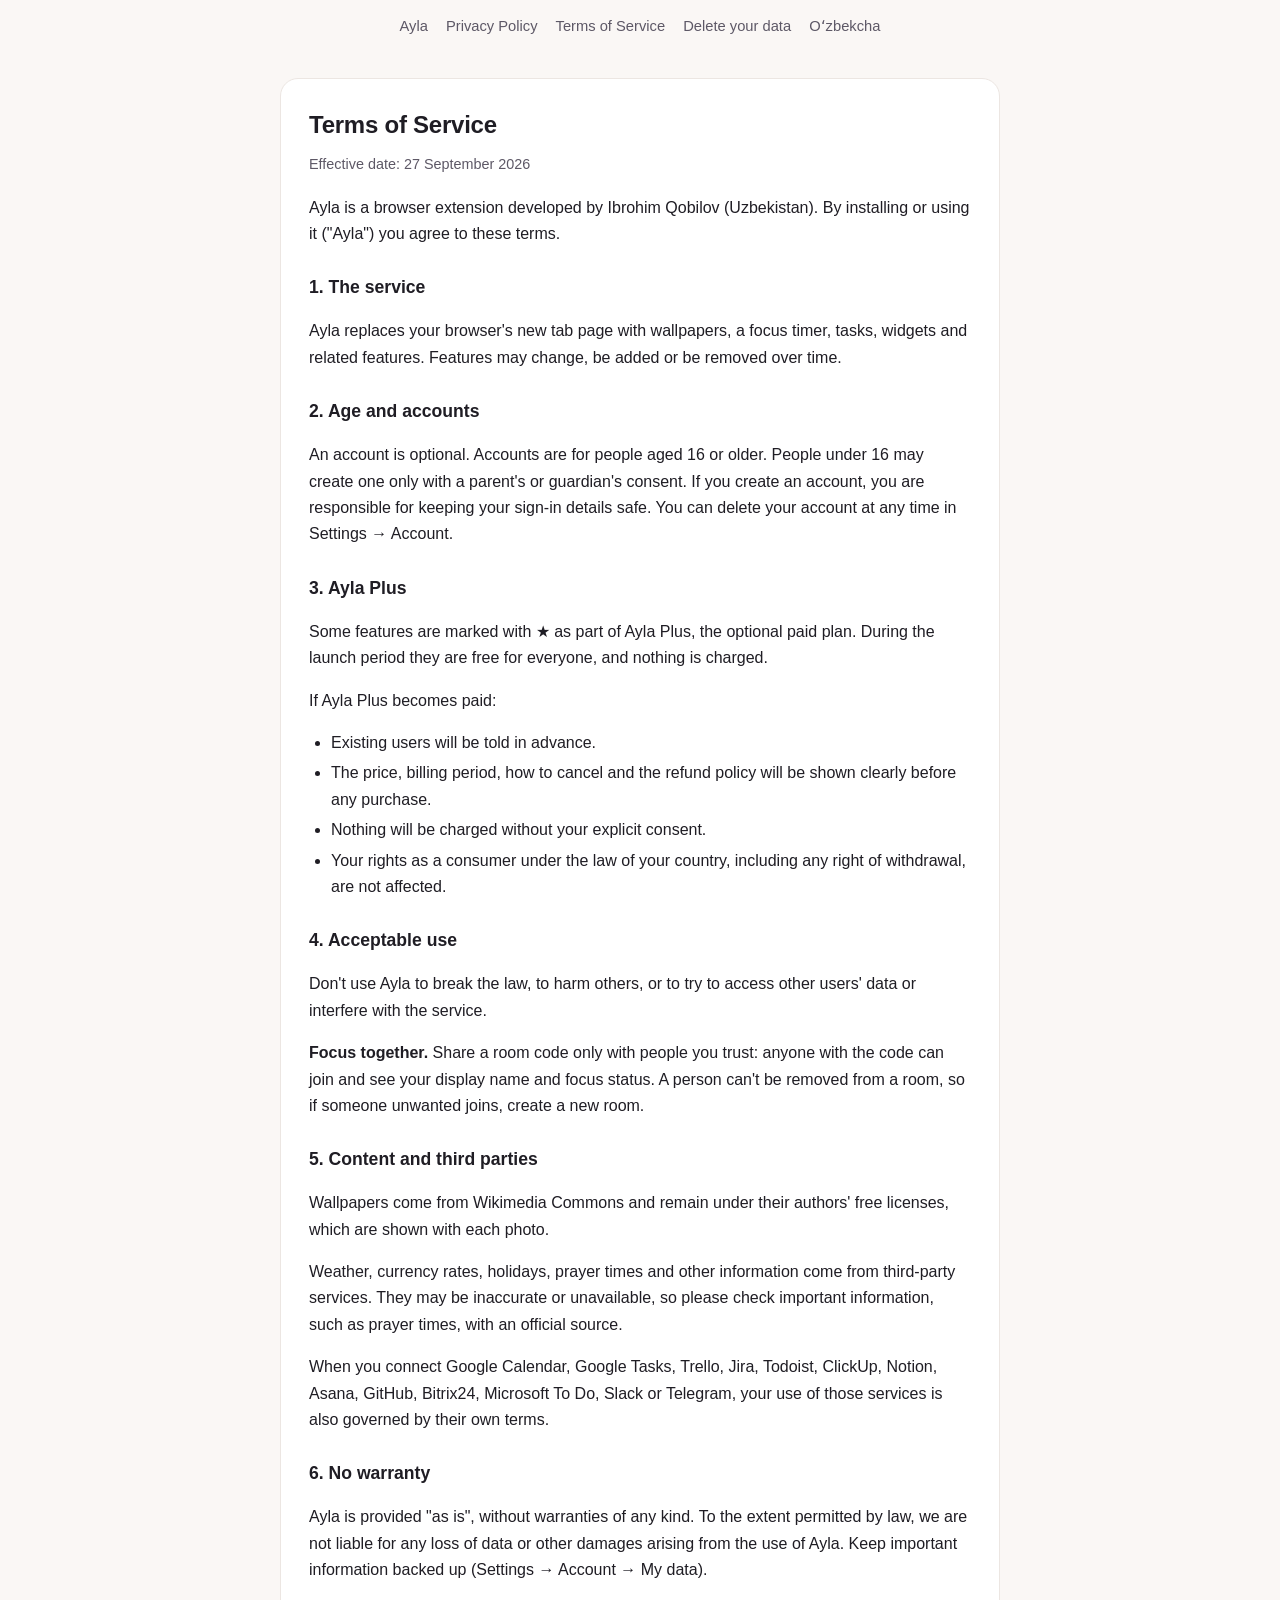
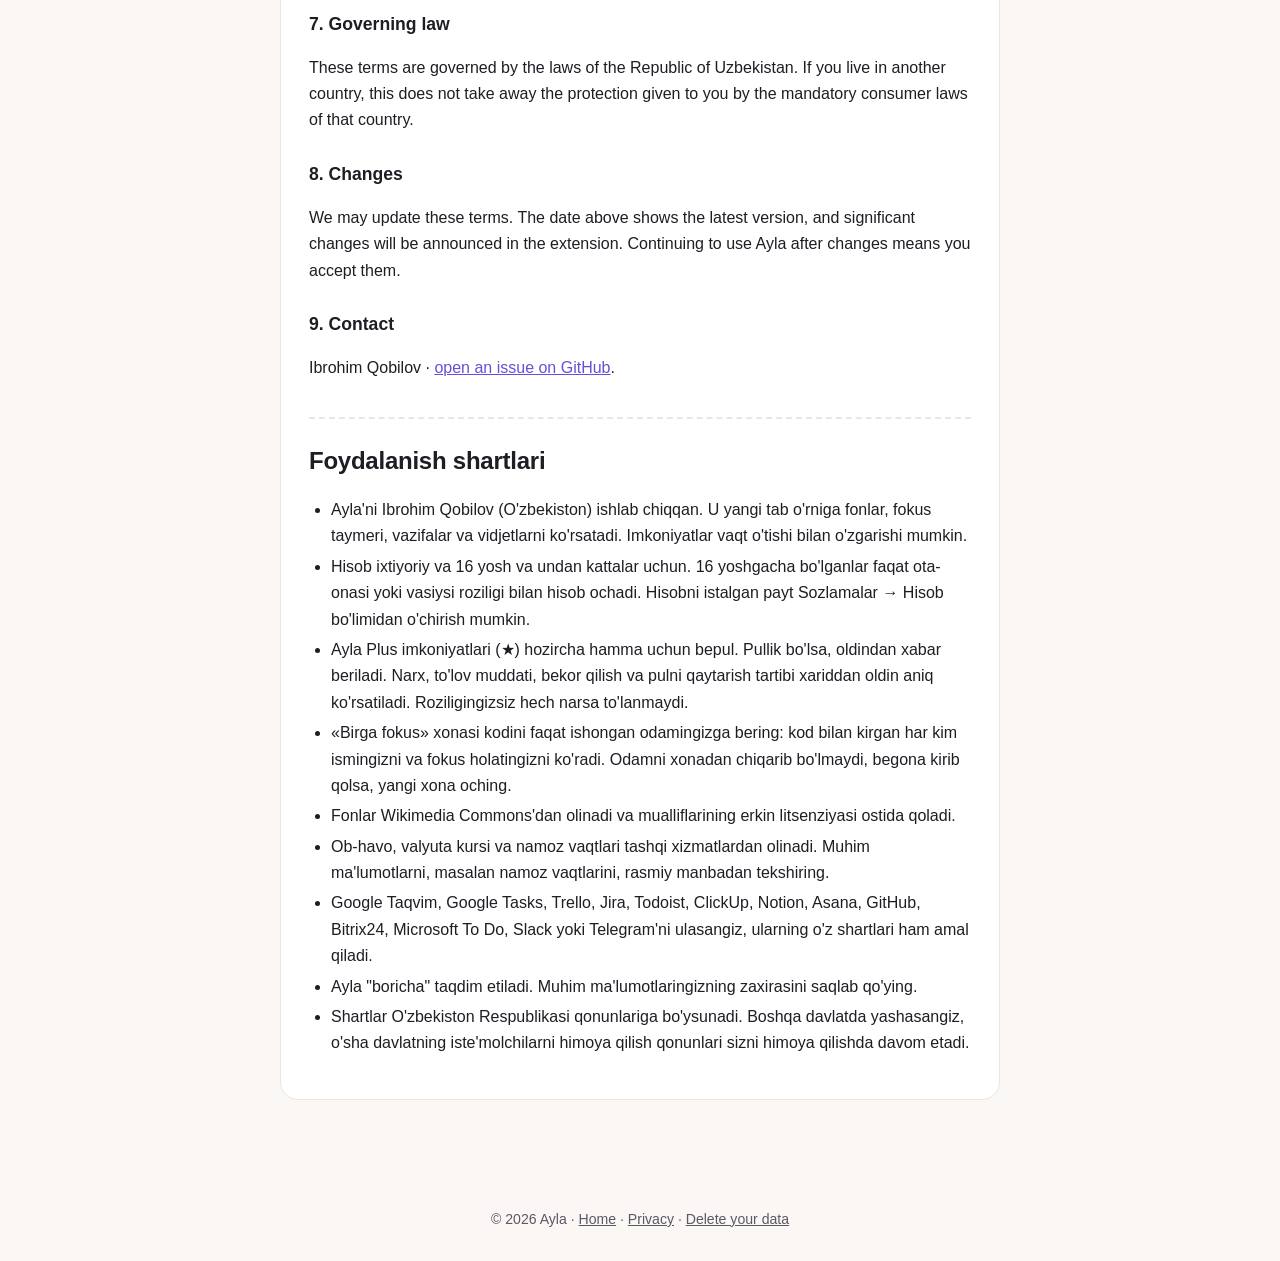
<file: terms.html>
<!doctype html>
<html lang="en">
<head>
  <meta charset="utf-8">
  <meta name="viewport" content="width=device-width, initial-scale=1">
  <title>Terms of Service — Ayla</title>
  <link rel="icon" href="logo.png">
  <link rel="stylesheet" href="style.css">
</head>
<body>
  <nav class="top"><a href="index.html">Ayla</a><a href="privacy.html">Privacy Policy</a><a href="terms.html">Terms of Service</a><a href="delete-data.html">Delete your data</a><a href="#uz">Oʻzbekcha</a></nav>
  <main>
    <article class="card">
      <h2>Terms of Service</h2>
      <p class="meta">Effective date: 27 September 2026</p>
      <p>Ayla is a browser extension developed by Ibrohim Qobilov (Uzbekistan). By installing or using it ("Ayla") you agree to these terms.</p>

      <h3>1. The service</h3>
      <p>Ayla replaces your browser's new tab page with wallpapers, a focus timer, tasks, widgets and related features. Features may change, be added or be removed over time.</p>

      <h3>2. Age and accounts</h3>
      <p>An account is optional. Accounts are for people aged 16 or older. People under 16 may create one only with a parent's or guardian's consent. If you create an account, you are responsible for keeping your sign-in details safe. You can delete your account at any time in Settings → Account.</p>

      <h3>3. Ayla Plus</h3>
      <p>Some features are marked with ★ as part of Ayla Plus, the optional paid plan. During the launch period they are free for everyone, and nothing is charged.</p>
      <p>If Ayla Plus becomes paid:</p>
      <ul>
        <li>Existing users will be told in advance.</li>
        <li>The price, billing period, how to cancel and the refund policy will be shown clearly before any purchase.</li>
        <li>Nothing will be charged without your explicit consent.</li>
        <li>Your rights as a consumer under the law of your country, including any right of withdrawal, are not affected.</li>
      </ul>

      <h3>4. Acceptable use</h3>
      <p>Don't use Ayla to break the law, to harm others, or to try to access other users' data or interfere with the service.</p>
      <p><b>Focus together.</b> Share a room code only with people you trust: anyone with the code can join and see your display name and focus status. A person can't be removed from a room, so if someone unwanted joins, create a new room.</p>

      <h3>5. Content and third parties</h3>
      <p>Wallpapers come from Wikimedia Commons and remain under their authors' free licenses, which are shown with each photo.</p>
      <p>Weather, currency rates, holidays, prayer times and other information come from third-party services. They may be inaccurate or unavailable, so please check important information, such as prayer times, with an official source.</p>
      <p>When you connect Google Calendar, Google Tasks, Trello, Jira, Todoist, ClickUp, Notion, Asana, GitHub, Bitrix24, Microsoft To Do, Slack or Telegram, your use of those services is also governed by their own terms.</p>

      <h3>6. No warranty</h3>
      <p>Ayla is provided "as is", without warranties of any kind. To the extent permitted by law, we are not liable for any loss of data or other damages arising from the use of Ayla. Keep important information backed up (Settings → Account → My data).</p>

      <h3>7. Governing law</h3>
      <p>These terms are governed by the laws of the Republic of Uzbekistan. If you live in another country, this does not take away the protection given to you by the mandatory consumer laws of that country.</p>

      <h3>8. Changes</h3>
      <p>We may update these terms. The date above shows the latest version, and significant changes will be announced in the extension. Continuing to use Ayla after changes means you accept them.</p>

      <h3>9. Contact</h3>
      <p>Ibrohim Qobilov · <a href="https://github.com/Ibrohim-Qobilov/ayla-site/issues">open an issue on GitHub</a>.</p>

      <section class="lang" id="uz" lang="uz">
        <h2>Foydalanish shartlari</h2>
        <ul>
          <li>Ayla'ni Ibrohim Qobilov (O'zbekiston) ishlab chiqqan. U yangi tab o'rniga fonlar, fokus taymeri, vazifalar va vidjetlarni ko'rsatadi. Imkoniyatlar vaqt o'tishi bilan o'zgarishi mumkin.</li>
          <li>Hisob ixtiyoriy va 16 yosh va undan kattalar uchun. 16 yoshgacha bo'lganlar faqat ota-onasi yoki vasiysi roziligi bilan hisob ochadi. Hisobni istalgan payt Sozlamalar → Hisob bo'limidan o'chirish mumkin.</li>
          <li>Ayla Plus imkoniyatlari (★) hozircha hamma uchun bepul. Pullik bo'lsa, oldindan xabar beriladi. Narx, to'lov muddati, bekor qilish va pulni qaytarish tartibi xariddan oldin aniq ko'rsatiladi. Roziligingizsiz hech narsa to'lanmaydi.</li>
          <li>«Birga fokus» xonasi kodini faqat ishongan odamingizga bering: kod bilan kirgan har kim ismingizni va fokus holatingizni ko'radi. Odamni xonadan chiqarib bo'lmaydi, begona kirib qolsa, yangi xona oching.</li>
          <li>Fonlar Wikimedia Commons'dan olinadi va mualliflarining erkin litsenziyasi ostida qoladi.</li>
          <li>Ob-havo, valyuta kursi va namoz vaqtlari tashqi xizmatlardan olinadi. Muhim ma'lumotlarni, masalan namoz vaqtlarini, rasmiy manbadan tekshiring.</li>
          <li>Google Taqvim, Google Tasks, Trello, Jira, Todoist, ClickUp, Notion, Asana, GitHub, Bitrix24, Microsoft To Do, Slack yoki Telegram'ni ulasangiz, ularning o'z shartlari ham amal qiladi.</li>
          <li>Ayla "boricha" taqdim etiladi. Muhim ma'lumotlaringizning zaxirasini saqlab qo'ying.</li>
          <li>Shartlar O'zbekiston Respublikasi qonunlariga bo'ysunadi. Boshqa davlatda yashasangiz, o'sha davlatning iste'molchilarni himoya qilish qonunlari sizni himoya qilishda davom etadi.</li>
        </ul>
      </section>
    </article>
  </main>
  <footer>© 2026 Ayla · <a href="index.html">Home</a> · <a href="privacy.html">Privacy</a> · <a href="delete-data.html">Delete your data</a></footer>
</body>
</html>
</file>
<file: style.css>
:root {
  --bg: #faf7f5;
  --fg: #1f1d24;
  --dim: #5d5866;
  --card: #ffffff;
  --line: #ece6e2;
  --accent: #c55fa8;
  --accent-2: #6b4ddb;
}
@media (prefers-color-scheme: dark) {
  :root { --bg: #16151b; --fg: #f3f1f6; --dim: #aaa4b4; --card: #1f1e26; --line: #2e2c36; --accent: #ff8fc8; --accent-2: #a995ff; }
}
* { box-sizing: border-box; }
html { scroll-behavior: smooth; }
body {
  margin: 0; background: var(--bg); color: var(--fg);
  font: 16px/1.65 -apple-system, BlinkMacSystemFont, "Segoe UI", Inter, Roboto, "Helvetica Neue", Arial, sans-serif;
}
a { color: var(--accent-2); }
.hero {
  padding: 56px 20px 64px; text-align: center; color: #fff;
  background: linear-gradient(135deg, #ffc07a 0%, #ff7a86 45%, #8a4fd8 100%);
}
.hero img { width: 96px; height: 96px; border-radius: 24px; box-shadow: 0 12px 30px rgba(0, 0, 0, 0.2); }
.hero h1 { margin: 14px 0 6px; font-size: 2.4rem; letter-spacing: -0.02em; }
.hero p { max-width: 560px; margin: 0 auto; font-size: 1.1rem; opacity: 0.95; }
.hero .cta { display: inline-block; margin-top: 22px; padding: 12px 22px; border-radius: 999px; background: #fff; color: #5b3fc4; font-weight: 700; text-decoration: none; }
nav.top { display: flex; justify-content: center; gap: 18px; padding: 14px; font-size: 0.92rem; }
nav.top a { color: var(--dim); text-decoration: none; }
nav.top a:hover { color: var(--fg); }
main { max-width: 760px; margin: 0 auto; padding: 8px 20px 60px; }
.card { margin: 18px 0; padding: 26px 28px; border-radius: 18px; background: var(--card); border: 1px solid var(--line); }
h2 { margin: 0 0 8px; font-size: 1.5rem; letter-spacing: -0.01em; }
h3 { margin: 26px 0 6px; font-size: 1.1rem; }
.meta { margin: 0 0 18px; color: var(--dim); font-size: 0.9rem; }
ul { padding-left: 22px; }
li { margin: 4px 0; }
table { width: 100%; border-collapse: collapse; font-size: 0.92rem; }
th, td { padding: 8px 10px; border-bottom: 1px solid var(--line); text-align: left; vertical-align: top; }
.features { display: grid; grid-template-columns: repeat(auto-fit, minmax(200px, 1fr)); gap: 12px; margin: 0; padding: 0; list-style: none; }
.features li { margin: 0; padding: 14px 16px; border-radius: 14px; background: var(--card); border: 1px solid var(--line); }
.features b { display: block; }
.lang { margin-top: 36px; padding-top: 22px; border-top: 2px dashed var(--line); }
footer { padding: 30px 20px; text-align: center; color: var(--dim); font-size: 0.88rem; }
footer a { color: var(--dim); }
</file>
